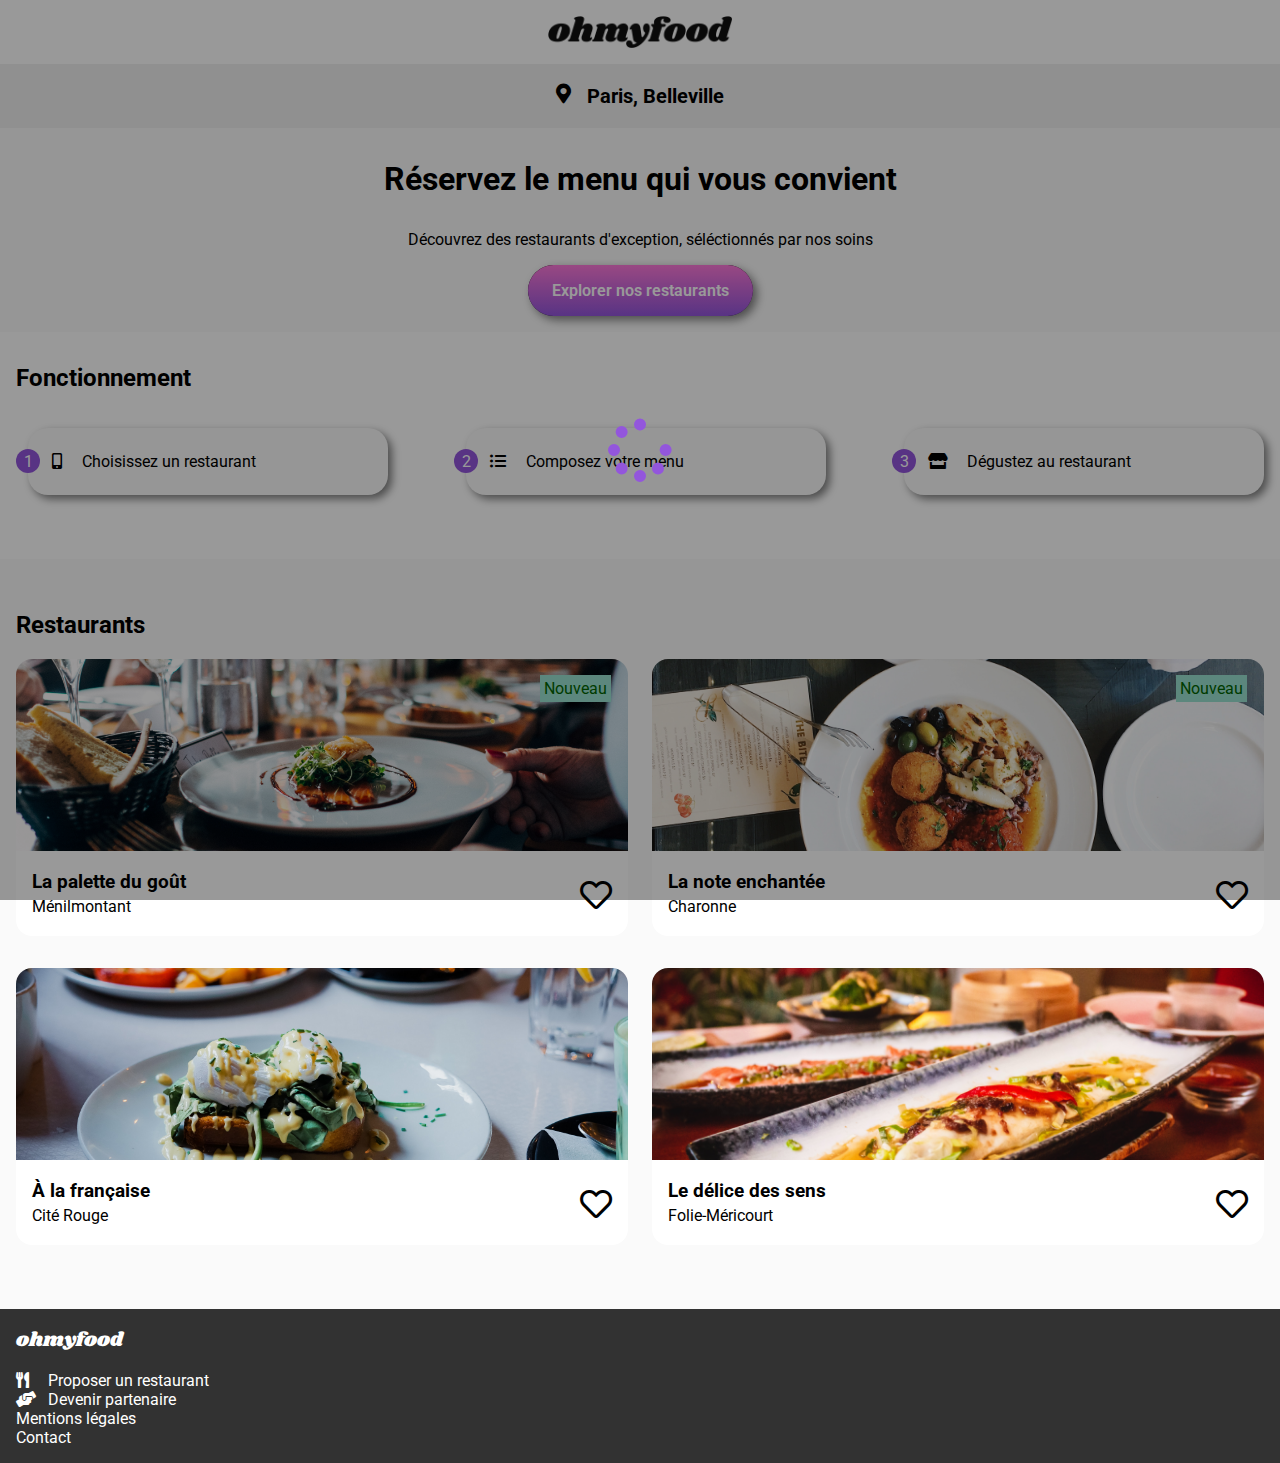
<file: index.html>
<!DOCTYPE html>
<html lang=fr>

<head>
    <meta charset="UTF-8">
    <meta name="viewport" content="width=device-width,initial-scale=1.0">
    <title>ohmyfood</title>
    <link rel="preconnect" href="https://fonts.googleapis.com">
    <link rel="preconnect" href="https://fonts.gstatic.com" crossorigin>
    <link href="https://fonts.googleapis.com/css2?family=Roboto&family=Shrikhand&display=swap" rel="stylesheet">
    <link rel="stylesheet" href="https://cdnjs.cloudflare.com/ajax/libs/font-awesome/5.15.4/css/all.min.css" integrity="sha512-1ycn6IcaQQ40/MKBW2W4Rhis/DbILU74C1vSrLJxCq57o941Ym01SwNsOMqvEBFlcgUa6xLiPY/NS5R+E6ztJQ==" crossorigin="anonymous" referrerpolicy="no-referrer" />
    <link rel="stylesheet" type="text/css" href="./css/style.css" media="all">
</head>

<body>

    <header class="header">
        <img src="img/logo/ohmyfood.png" alt="ohmyfood">
    </header>

    <div class="loader">
        <i class="fas fa-spinner spinner"></i>
    </div>

    <main>

        <div class="location">
            <i class="fas fa-map-marker-alt"></i>
            <span class="location-text">Paris, Belleville</span>
        </div>

        <div class="explore">
            <h1>Réservez le menu qui vous convient</h1>
            <p>Découvrez des restaurants d'exception, séléctionnés par nos soins</p>
            <a class="explore-button">Explorer nos restaurants</a>
        </div>

        <section class="functioning">
            <div class="functioning-block">
                <h2>Fonctionnement</h2>
                <ol class="functioning-steps">
                    <li class="functioning-step">
                        <i class="fas fa-mobile-alt"></i>
                        <span>Choisissez un restaurant</span>
                        <div class="number-element">
                            1
                        </div>
                    </li>
                    <li class="functioning-step">
                        <i class="fas fa-list-ul"></i>
                        <span>Composez votre menu</span>
                        <div class="number-element">
                            2
                        </div>
                    </li>
                    <li class="functioning-step">
                        <i class="fas fa-store"></i>
                        <span>Dégustez au restaurant</span>
                        <div class="number-element">
                            3
                        </div>
                    </li>
                </ol>
            </div>
        </section>

        <section class="restaurant">
            <div class="restaurant-block">
                <h2>Restaurants</h2>
                <div class="cards">
                    <a class="card" href="./restaurants/La_palette_du_goût.html">
                        <img src="img/restaurants/jay-wennington-N_Y88TWmGwA-unsplash.jpg" alt="La palette du goût">
                        <span class="card-new">Nouveau</span>
                        <footer class="card-footer">
                            <div class="card-text">
                                <h3>La palette du goût</h3>
                                <p>Ménilmontant</p>
                            </div>
                            <div class="likeRestaurant">
                                <i class="fas fa-heart like-icon"></i>
                                <i class="far fa-heart unlike-icon"></i>
                            </div>
                        </footer>
                    </a>
                    <a class="card" href="./restaurants/La_note_enchantée.html">
                        <img src="img/restaurants/stil-u2Lp8tXIcjw-unsplash.jpg" alt="La note enchantée">
                        <span class="card-new">Nouveau</span>
                        <footer class="card-footer">
                            <div class="card-text">
                                <h3>La note enchantée</h3>
                                <p>Charonne</p>
                            </div>
                            <div class="likeRestaurant">
                                <i class="fas fa-heart like-icon"></i>
                                <i class="far fa-heart unlike-icon"></i>
                            </div>
                        </footer>
                    </a>
                    <a class="card" href="./restaurants/A_la_francaise.html">
                        <img src="img/restaurants/toa-heftiba-DQKerTsQwi0-unsplash.jpg" alt="À la française">
                        <footer class="card-footer">
                            <div class="card-text">
                                <h3>À la française</h3>
                                <p>Cité Rouge</p>
                            </div>
                            <div class="likeRestaurant">
                                <i class="fas fa-heart like-icon"></i>
                                <i class="far fa-heart unlike-icon"></i>
                            </div>
                        </footer>
                    </a>
                    <a class="card" href="./restaurants/Le_délice_des_sens.html">
                        <img src="img/restaurants/louis-hansel-shotsoflouis-qNBGVyOCY8Q-unsplash.jpg" alt="Le délice des sens">
                        <footer class="card-footer">
                            <div class="card-text">
                                <h3>Le délice des sens</h3>
                                <p>Folie-Méricourt</p>
                            </div>
                            <div class="likeRestaurant">
                                <i class="fas fa-heart like-icon"></i>
                                <i class="far fa-heart unlike-icon"></i>
                            </div>
                        </footer>
                    </a>
                </div>
            </div>
        </section>
    </main>

    <footer class="footer">
        <div class="footer-block">
            <p class="footer-logo">ohmyfood</p>
            <ul class="footer-list">
                <li>
                    <a class="footer-link" href="#">
                        <i class="fas fa-utensils"></i>
                        <span>Proposer un restaurant</span>
                    </a>
                </li>
                <li>
                    <a class="footer-link" href="#">
                        <i class="fas fa-hands-helping"></i>
                        <span>Devenir partenaire</span>
                    </a>
                </li>
                <li>
                    <a class="footer-link" href="#">Mentions légales</a>
                </li>
                <li>
                    <a class="footer-link" href="mailto:contact@ohmyfood.com">Contact</a>
                </li>
            </ul>
        </div>
    </footer>
</body>
</html>
</file>
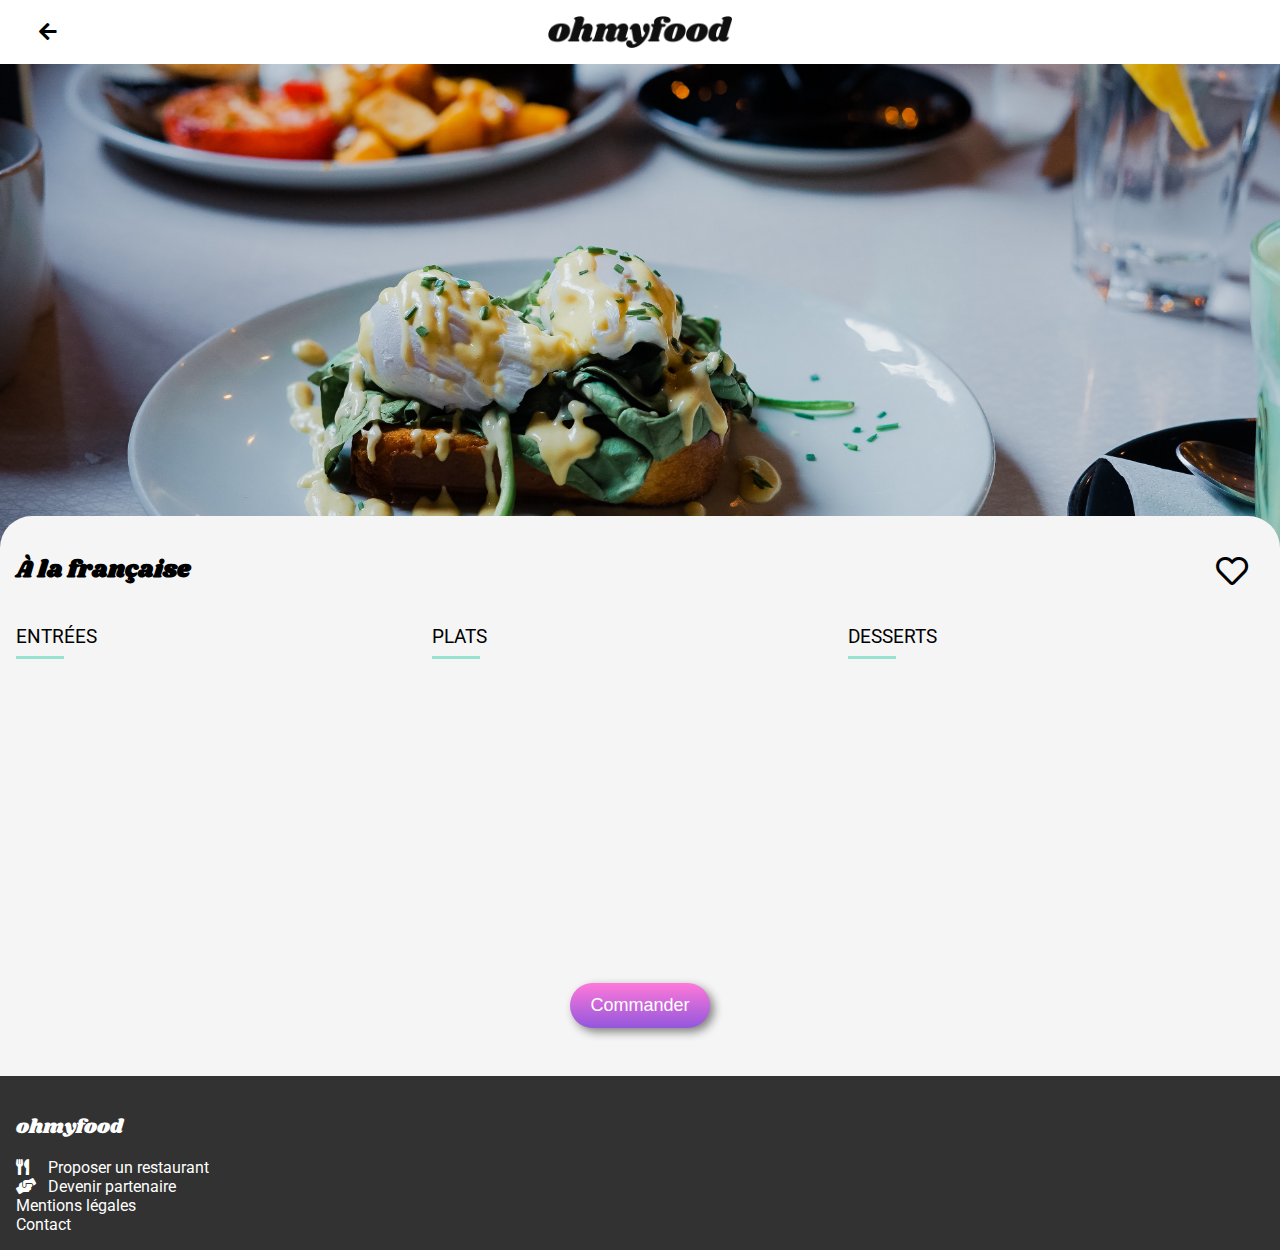
<file: restaurants/A la francaise.html>
<!DOCTYPE html>
<html lang="fr">

<head>
    <meta charset="UTF-8">
    <meta name="viewport" content="width=device-width,initial-scale=1.0">
    <title>À la française</title>
    <link rel="preconnect" href="https://fonts.googleapis.com">
    <link rel="preconnect" href="https://fonts.gstatic.com" crossorigin>
    <link href="https://fonts.googleapis.com/css2?family=Roboto&family=Shrikhand&display=swap" rel="stylesheet">
    <link rel="stylesheet" href="https://cdnjs.cloudflare.com/ajax/libs/font-awesome/5.15.4/css/all.min.css" integrity="sha512-1ycn6IcaQQ40/MKBW2W4Rhis/DbILU74C1vSrLJxCq57o941Ym01SwNsOMqvEBFlcgUa6xLiPY/NS5R+E6ztJQ==" crossorigin="anonymous" referrerpolicy="no-referrer" />
    <link rel="stylesheet" type="text/css" href="./css/stylerestaurants.css" media="all">
</head>

<body>

    <header class="header">
         <a class="arrow" href="../index.html">
            <i class="fas fa-arrow-left"></i>
        </a>
        <img src="img/logo/ohmyfood.png" alt="ohmyfood">
    </header>

    <div class="picture">
        <img src="img/restaurants/toa-heftiba-DQKerTsQwi0-unsplash.jpg">
    </div>

    <main class="menu-block">

        <header class="menu-header">
            <h2 class="menu-title">À la française</h2>
            <div class="likeRestaurant">
                <i class="fas fa-heart like-icon"></i>
                <i class="far fa-heart unlike-icon"></i>
            </div>
        </header>

        <div class="card">

            <section class="dishes">
                <h3 class="dishes-title">Entrées</h3>

                <section class="dish-container delay-0">
                    <div class="dish-choice">
                        <div class="dish-header">
                            <h4 class="dish-title">Tartare de poulpe acidulé</h4>
                            <p class="dish-detail">Aux zestes d'orange</p>
                        </div>
                        <div class="dish-price">25€</div>
                    </div>
                    <div class="confirm-container">
                        <i class="fa-check fas confirm-icon"></i>
                    </div>
                </section>

                <section class="dish-container delay-1">
                    <div class="dish-choice">
                        <div class="dish-header">
                            <h4 class="dish-title">Velouté de légumes d'antan</h4>
                            <p class="dish-detail">Carotte, panais, topinambour</p>
                        </div>
                        <div class="dish-price">35€</div>
                    </div>
                    <div class="confirm-container">
                        <i class="fa-check fas confirm-icon"></i>
                    </div>
                </section>

                <section class="dish-container delay-2">
                    <div class="dish-choice">
                        <div class="dish-header">
                            <h4 class="dish-title">Soupe à l'oignon</h4>
                            <p class="dish-detail">Revisitée</p>
                        </div>
                        <div class="dish-price">20€</div>
                    </div>
                    <div class="confirm-container">
                        <i class="fa-check fas confirm-icon"></i>
                    </div>
                </section>
            </section>

            <section class="dishes">
                <h3 class="dishes-title">Plats</h3>

                <section class="dish-container delay-3">
                    <div class="dish-choice">
                        <div class="dish-header">
                            <h4 class="dish-title">Coquilles Saint-Jacques</h4>
                            <p class="dish-detail">Accompagnées d'une purée de panais</p>
                        </div>
                        <div class="dish-price">40€</div>
                    </div>
                    <div class="confirm-container">
                        <i class="fa-check fas confirm-icon"></i>
                    </div>
                </section>

                <section class="dish-container delay-4">
                    <div class="dish-choice">
                        <div class="dish-header">
                            <h4 class="dish-title">Magret de canard</h4>
                            <p class="dish-detail">Et parmentier de pommes de terre</p>
                        </div>
                        <div class="dish-price">35€</div>
                    </div>
                    <div class="confirm-container">
                        <i class="fa-check fas confirm-icon"></i>
                    </div>
                </section>

                <section class="dish-container delay-5">
                    <div class="dish-choice">
                        <div class="dish-header">
                            <h4 class="dish-title">Pigeonneau d'Ille-et-Vilaine</h4>
                            <p class="dish-detail">Sur son lit de gnocchis aux légumes</p>
                        </div>
                        <div class="dish-price">44€</div>
                    </div>
                    <div class="confirm-container">
                        <i class="fa-check fas confirm-icon"></i>
                    </div>
                </section>
            </section>

            <section class="dishes">
                <h3 class="dishes-title">Desserts</h3>

                <section class="dish-container delay-6">
                    <div class="dish-choice">
                        <div class="dish-header">
                            <h4 class="dish-title">Pétales de violettes glacés</h4>
                            <p class="dish-detail">Et purée de noisettes</p>
                        </div>
                        <div class="dish-price">18€</div>
                    </div>
                    <div class="confirm-container">
                        <i class="fa-check fas confirm-icon"></i>
                    </div>
                </section>

                <section class="dish-container delay-7">
                    <div class="dish-choice">
                        <div class="dish-header">
                            <h4 class="dish-title">Fondant au chocolat</h4>
                            <p class="dish-detail">Revisité</p>
                        </div>
                        <div class="dish-price">22€</div>
                    </div>
                    <div class="confirm-container">
                        <i class="fa-check fas confirm-icon"></i>
                    </div>
                </section>

                <section class="dish-container delay-8">
                    <div class="dish-choice">
                        <div class="dish-header">
                            <h4 class="dish-title">Millefeuille croustillant</h4>
                            <p class="dish-detail">Myrtilles et pâte d'amande</p>
                        </div>
                        <div class="dish-price">23€</div>
                    </div>
                    <div class="confirm-container">
                        <i class="fa-check fas confirm-icon"></i>
                    </div>
                </section>
            </section>
        </div>

        <div class="order">
            <button class="order-button">Commander</button>
        </div>
    </main>

    <footer class="footer">
        <div class="footer-block">
            <p class="footer-logo">ohmyfood</p>
            <ul class="footer-list">
                <li>
                    <a class="footer-link" href="#">
                        <i class="fas fa-utensils"></i>
                        <span>Proposer un restaurant</span>
                    </a>
                </li>
                <li>
                    <a class="footer-link" href="#">
                        <i class="fas fa-hands-helping"></i>
                        <span>Devenir partenaire</span>
                    </a>
                </li>
                <li>
                    <a class="footer-link" href="#">Mentions légales</a>
                </li>
                <li>
                    <a class="footer-link" href="mailto:contact@ohmyfood.com">Contact</a>
                </li>
            </ul>
        </div>
    </footer>
</body>
</file>
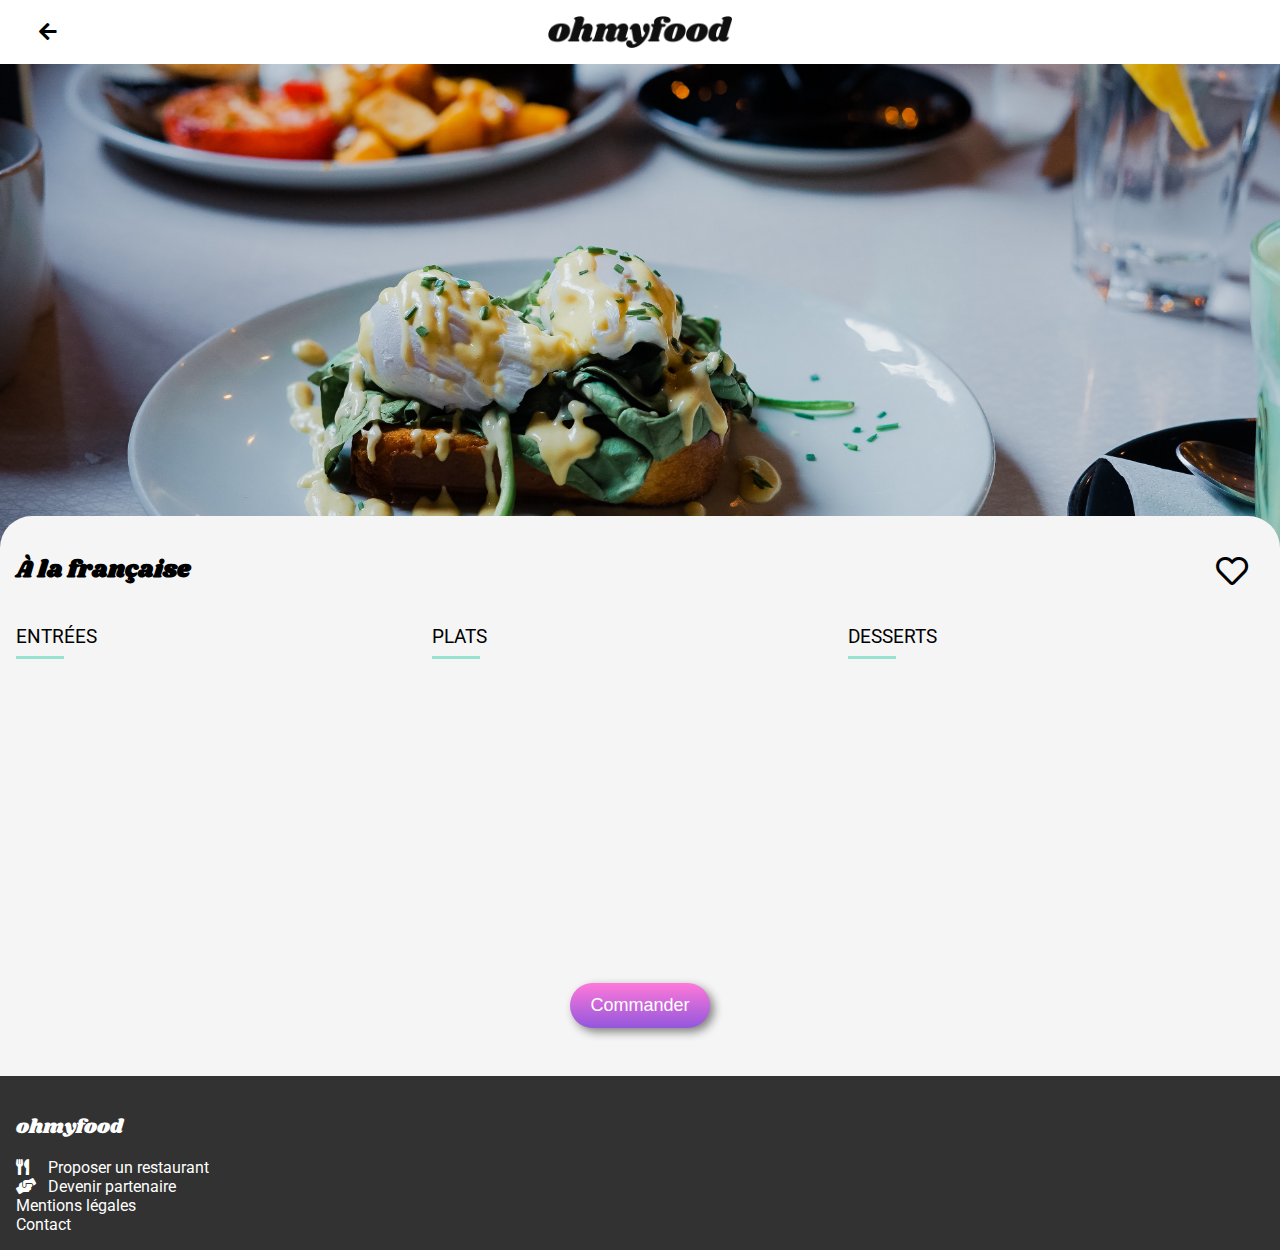
<file: restaurants/A_la_francaise.html>
<!DOCTYPE html>
<html lang="fr">

<head>
    <meta charset="UTF-8">
    <meta name="viewport" content="width=device-width,initial-scale=1.0">
    <title>À la française</title>
    <link rel="preconnect" href="https://fonts.googleapis.com">
    <link rel="preconnect" href="https://fonts.gstatic.com" crossorigin>
    <link href="https://fonts.googleapis.com/css2?family=Roboto&family=Shrikhand&display=swap" rel="stylesheet">
    <link rel="stylesheet" href="https://cdnjs.cloudflare.com/ajax/libs/font-awesome/5.15.4/css/all.min.css" integrity="sha512-1ycn6IcaQQ40/MKBW2W4Rhis/DbILU74C1vSrLJxCq57o941Ym01SwNsOMqvEBFlcgUa6xLiPY/NS5R+E6ztJQ==" crossorigin="anonymous" referrerpolicy="no-referrer" />
    <link rel="stylesheet" type="text/css" href="./css/stylerestaurants.css" media="all">
</head>

<body>

    <header class="header">
         <a class="arrow" href="../index.html">
            <i class="fas fa-arrow-left"></i>
        </a>
        <img src="img/logo/ohmyfood.png" alt="ohmyfood">
    </header>

    <div class="picture">
        <img src="img/restaurants/toa-heftiba-DQKerTsQwi0-unsplash.jpg" alt="À la française">
    </div>

    <main class="menu-block">

        <header class="menu-header">
            <h2 class="menu-title">À la française</h2>
            <div class="likeRestaurant">
                <i class="fas fa-heart like-icon"></i>
                <i class="far fa-heart unlike-icon"></i>
            </div>
        </header>

        <div class="card">

            <section class="dishes">
                <h3 class="dishes-title">Entrées</h3>

                <section class="dish-container delay-0">
                    <div class="dish-choice">
                        <div class="dish-header">
                            <h4 class="dish-title">Tartare de poulpe acidulé</h4>
                            <p class="dish-detail">Aux zestes d'orange</p>
                        </div>
                        <div class="dish-price">25€</div>
                    </div>
                    <div class="confirm-container">
                        <i class="fa-check fas confirm-icon"></i>
                    </div>
                </section>

                <section class="dish-container delay-1">
                    <div class="dish-choice">
                        <div class="dish-header">
                            <h4 class="dish-title">Velouté de légumes d'antan</h4>
                            <p class="dish-detail">Carotte, panais, topinambour</p>
                        </div>
                        <div class="dish-price">35€</div>
                    </div>
                    <div class="confirm-container">
                        <i class="fa-check fas confirm-icon"></i>
                    </div>
                </section>

                <section class="dish-container delay-2">
                    <div class="dish-choice">
                        <div class="dish-header">
                            <h4 class="dish-title">Soupe à l'oignon</h4>
                            <p class="dish-detail">Revisitée</p>
                        </div>
                        <div class="dish-price">20€</div>
                    </div>
                    <div class="confirm-container">
                        <i class="fa-check fas confirm-icon"></i>
                    </div>
                </section>
            </section>

            <section class="dishes">
                <h3 class="dishes-title">Plats</h3>

                <section class="dish-container delay-3">
                    <div class="dish-choice">
                        <div class="dish-header">
                            <h4 class="dish-title">Coquilles Saint-Jacques</h4>
                            <p class="dish-detail">Accompagnées d'une purée de panais</p>
                        </div>
                        <div class="dish-price">40€</div>
                    </div>
                    <div class="confirm-container">
                        <i class="fa-check fas confirm-icon"></i>
                    </div>
                </section>

                <section class="dish-container delay-4">
                    <div class="dish-choice">
                        <div class="dish-header">
                            <h4 class="dish-title">Magret de canard</h4>
                            <p class="dish-detail">Et parmentier de pommes de terre</p>
                        </div>
                        <div class="dish-price">35€</div>
                    </div>
                    <div class="confirm-container">
                        <i class="fa-check fas confirm-icon"></i>
                    </div>
                </section>

                <section class="dish-container delay-5">
                    <div class="dish-choice">
                        <div class="dish-header">
                            <h4 class="dish-title">Pigeonneau d'Ille-et-Vilaine</h4>
                            <p class="dish-detail">Sur son lit de gnocchis aux légumes</p>
                        </div>
                        <div class="dish-price">44€</div>
                    </div>
                    <div class="confirm-container">
                        <i class="fa-check fas confirm-icon"></i>
                    </div>
                </section>
            </section>

            <section class="dishes">
                <h3 class="dishes-title">Desserts</h3>

                <section class="dish-container delay-6">
                    <div class="dish-choice">
                        <div class="dish-header">
                            <h4 class="dish-title">Pétales de violettes glacés</h4>
                            <p class="dish-detail">Et purée de noisettes</p>
                        </div>
                        <div class="dish-price">18€</div>
                    </div>
                    <div class="confirm-container">
                        <i class="fa-check fas confirm-icon"></i>
                    </div>
                </section>

                <section class="dish-container delay-7">
                    <div class="dish-choice">
                        <div class="dish-header">
                            <h4 class="dish-title">Fondant au chocolat</h4>
                            <p class="dish-detail">Revisité</p>
                        </div>
                        <div class="dish-price">22€</div>
                    </div>
                    <div class="confirm-container">
                        <i class="fa-check fas confirm-icon"></i>
                    </div>
                </section>

                <section class="dish-container delay-8">
                    <div class="dish-choice">
                        <div class="dish-header">
                            <h4 class="dish-title">Millefeuille croustillant</h4>
                            <p class="dish-detail">Myrtilles et pâte d'amande</p>
                        </div>
                        <div class="dish-price">23€</div>
                    </div>
                    <div class="confirm-container">
                        <i class="fa-check fas confirm-icon"></i>
                    </div>
                </section>
            </section>
        </div>

        <div class="order">
            <button class="order-button">Commander</button>
        </div>
    </main>

    <footer class="footer">
        <div class="footer-block">
            <p class="footer-logo">ohmyfood</p>
            <ul class="footer-list">
                <li>
                    <a class="footer-link" href="#">
                        <i class="fas fa-utensils"></i>
                        <span>Proposer un restaurant</span>
                    </a>
                </li>
                <li>
                    <a class="footer-link" href="#">
                        <i class="fas fa-hands-helping"></i>
                        <span>Devenir partenaire</span>
                    </a>
                </li>
                <li>
                    <a class="footer-link" href="#">Mentions légales</a>
                </li>
                <li>
                    <a class="footer-link" href="mailto:contact@ohmyfood.com">Contact</a>
                </li>
            </ul>
        </div>
    </footer>
</body>
</file>
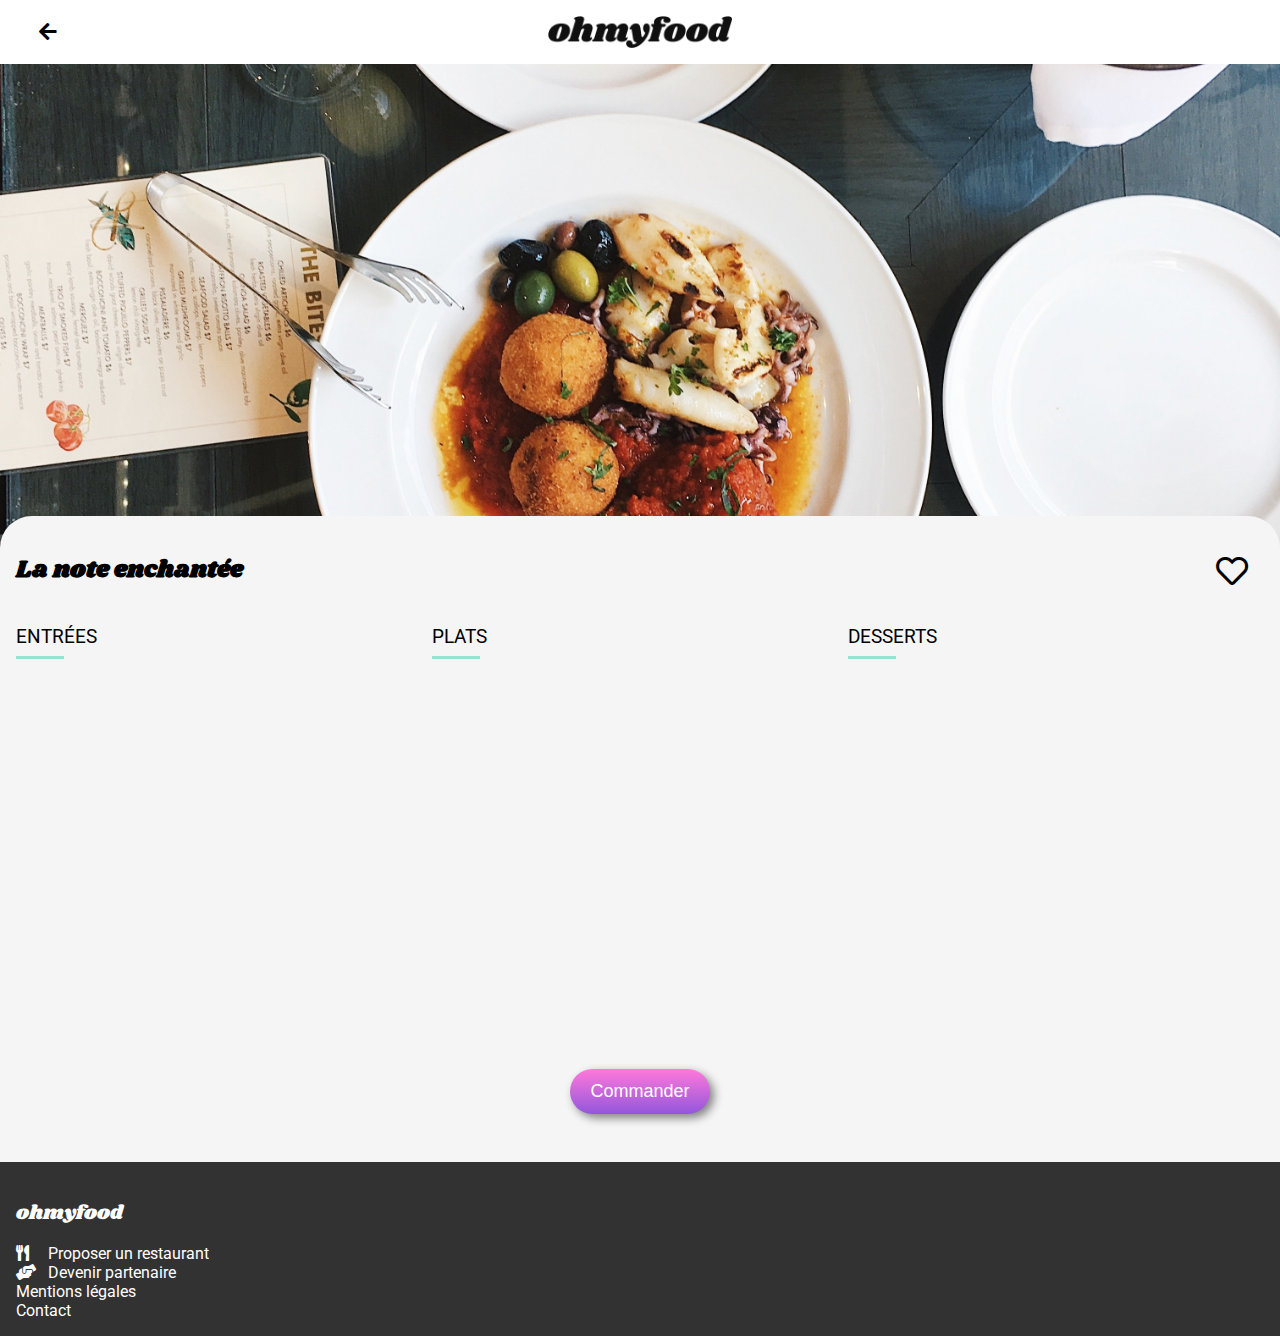
<file: restaurants/La note enchantée.html>
<!DOCTYPE html>
<html lang="fr">

<head>
    <meta charset="UTF-8">
    <meta name="viewport" content="width=device-width,initial-scale=1.0">
    <title>La note enchantée</title>
    <link rel="preconnect" href="https://fonts.googleapis.com">
    <link rel="preconnect" href="https://fonts.gstatic.com" crossorigin>
    <link href="https://fonts.googleapis.com/css2?family=Roboto&family=Shrikhand&display=swap" rel="stylesheet">
    <link rel="stylesheet" href="https://cdnjs.cloudflare.com/ajax/libs/font-awesome/5.15.4/css/all.min.css" integrity="sha512-1ycn6IcaQQ40/MKBW2W4Rhis/DbILU74C1vSrLJxCq57o941Ym01SwNsOMqvEBFlcgUa6xLiPY/NS5R+E6ztJQ==" crossorigin="anonymous" referrerpolicy="no-referrer" />
    <link rel="stylesheet" type="text/css" href="./css/stylerestaurants.css" media="all">
</head>

<body>

    <header class="header">
         <a class="arrow" href="../index.html">
            <i class="fas fa-arrow-left"></i>
        </a>
        <img src="img/logo/ohmyfood.png" alt="ohmyfood">
    </header>

    <div class="picture">
        <img src="img/restaurants/stil-u2Lp8tXIcjw-unsplash.jpg">
    </div>

    <main class="menu-block">

        <header class="menu-header">
            <h2 class="menu-title">La note enchantée</h2>
            <div class="likeRestaurant">
                <i class="fas fa-heart like-icon"></i>
                <i class="far fa-heart unlike-icon"></i>
            </div>
        </header>

        <div class="card">

            <section class="dishes">
                <h3 class="dishes-title">Entrées</h3>

                <section class="dish-container delay-0">
                    <div class="dish-choice">
                        <div class="dish-header">
                            <h4 class="dish-title">Ravioles de foie gars</h4>
                            <p class="dish-detail">Accompagnés de leur crème à la truffe</p>
                        </div>
                        <div class="dish-price">25€</div>
                    </div>
                    <div class="confirm-container">
                        <i class="fa-check fas confirm-icon"></i>
                    </div>
                </section>

                <section class="dish-container delay-1">
                    <div class="dish-choice">
                        <div class="dish-header">
                            <h4 class="dish-title">Caviar osciètre</h4>
                            <p class="dish-detail">Sur blini à la farine de blé noir</p>
                        </div>
                        <div class="dish-price">35€</div>
                    </div>
                    <div class="confirm-container">
                        <i class="fa-check fas confirm-icon"></i>
                    </div>
                </section>

                <section class="dish-container delay-2">
                    <div class="dish-choice">
                        <div class="dish-header">
                            <h4 class="dish-title">Homard et espuma de potiron</h4>
                            <p class="dish-detail">Mariné aux zestes d'orange</p>
                        </div>
                        <div class="dish-price">20€</div>
                    </div>
                    <div class="confirm-container">
                        <i class="fa-check fas confirm-icon"></i>
                    </div>
                </section>

                <section class="dish-container delay-2">
                    <div class="dish-choice">
                        <div class="dish-header">
                            <h4 class="dish-title">Foie gars de canard cuit entier</h4>
                            <p class="dish-detail">Confiture de figue et pain toasté</p>
                        </div>
                        <div class="dish-price">35€</div>
                    </div>
                    <div class="confirm-container">
                        <i class="fa-check fas confirm-icon"></i>
                    </div>
                </section>
            </section>

            <section class="dishes">
                <h3 class="dishes-title">Plats</h3>

                <section class="dish-container delay-3">
                    <div class="dish-choice">
                        <div class="dish-header">
                            <h4 class="dish-title">Noix de coquilles Saint-Jacques</h4>
                            <p class="dish-detail">Sur lit de purée de céleri-rave</p>
                        </div>
                        <div class="dish-price">40€</div>
                    </div>
                    <div class="confirm-container">
                        <i class="fa-check fas confirm-icon"></i>
                    </div>
                </section>

                <section class="dish-container delay-4">
                    <div class="dish-choice">
                        <div class="dish-header">
                            <h4 class="dish-title">Langoustine poêlée</h4>
                            <p class="dish-detail">Purée de patate douce</p>
                        </div>
                        <div class="dish-price">35€</div>
                    </div>
                    <div class="confirm-container">
                        <i class="fa-check fas confirm-icon"></i>
                    </div>
                </section>

                <section class="dish-container delay-5">
                    <div class="dish-choice">
                        <div class="dish-header">
                            <h4 class="dish-title">Mijoté de queue de boeuf</h4>
                            <p class="dish-detail">Et riz sauvage aux zestes de citron</p>
                        </div>
                        <div class="dish-price">44€</div>
                    </div>
                    <div class="confirm-container">
                        <i class="fa-check fas confirm-icon"></i>
                    </div>
                </section>
            </section>

            <section class="dishes">
                <h3 class="dishes-title">Desserts</h3>

                <section class="dish-container delay-6">
                    <div class="dish-choice">
                        <div class="dish-header">
                            <h4 class="dish-title">Macaron noisette et chocolat</h4>
                            <p class="dish-detail">Glace au caramel brun et sel de Guérande</p>
                        </div>
                        <div class="dish-price">18€</div>
                    </div>
                    <div class="confirm-container">
                        <i class="fa-check fas confirm-icon"></i>
                    </div>
                </section>

                <section class="dish-container delay-7">
                    <div class="dish-choice">
                        <div class="dish-header">
                            <h4 class="dish-title">Baba au rhum revisté</h4>
                            <p class="dish-detail">Avec son coulis de citron</p>
                        </div>
                        <div class="dish-price">22€</div>
                    </div>
                    <div class="confirm-container">
                        <i class="fa-check fas confirm-icon"></i>
                    </div>
                </section>

                <section class="dish-container delay-8">
                    <div class="dish-choice">
                        <div class="dish-header">
                            <h4 class="dish-title">Tarte au citron meringuée</h4>
                            <p class="dish-detail">Destructurée</p>
                        </div>
                        <div class="dish-price">23€</div>
                    </div>
                    <div class="confirm-container">
                        <i class="fa-check fas confirm-icon"></i>
                    </div>
                </section>
            </section>
        </div>

        <div class="order">
            <button class="order-button">Commander</button>
        </div>
    </main>

    <footer class="footer">
        <div class="footer-block">
            <p class="footer-logo">ohmyfood</p>
            <ul class="footer-list">
                <li>
                    <a class="footer-link" href="#">
                        <i class="fas fa-utensils"></i>
                        <span>Proposer un restaurant</span>
                    </a>
                </li>
                <li>
                    <a class="footer-link" href="#">
                        <i class="fas fa-hands-helping"></i>
                        <span>Devenir partenaire</span>
                    </a>
                </li>
                <li>
                    <a class="footer-link" href="#">Mentions légales</a>
                </li>
                <li>
                    <a class="footer-link" href="mailto:contact@ohmyfood.com">Contact</a>
                </li>
            </ul>
        </div>
    </footer>
</body>
</file>
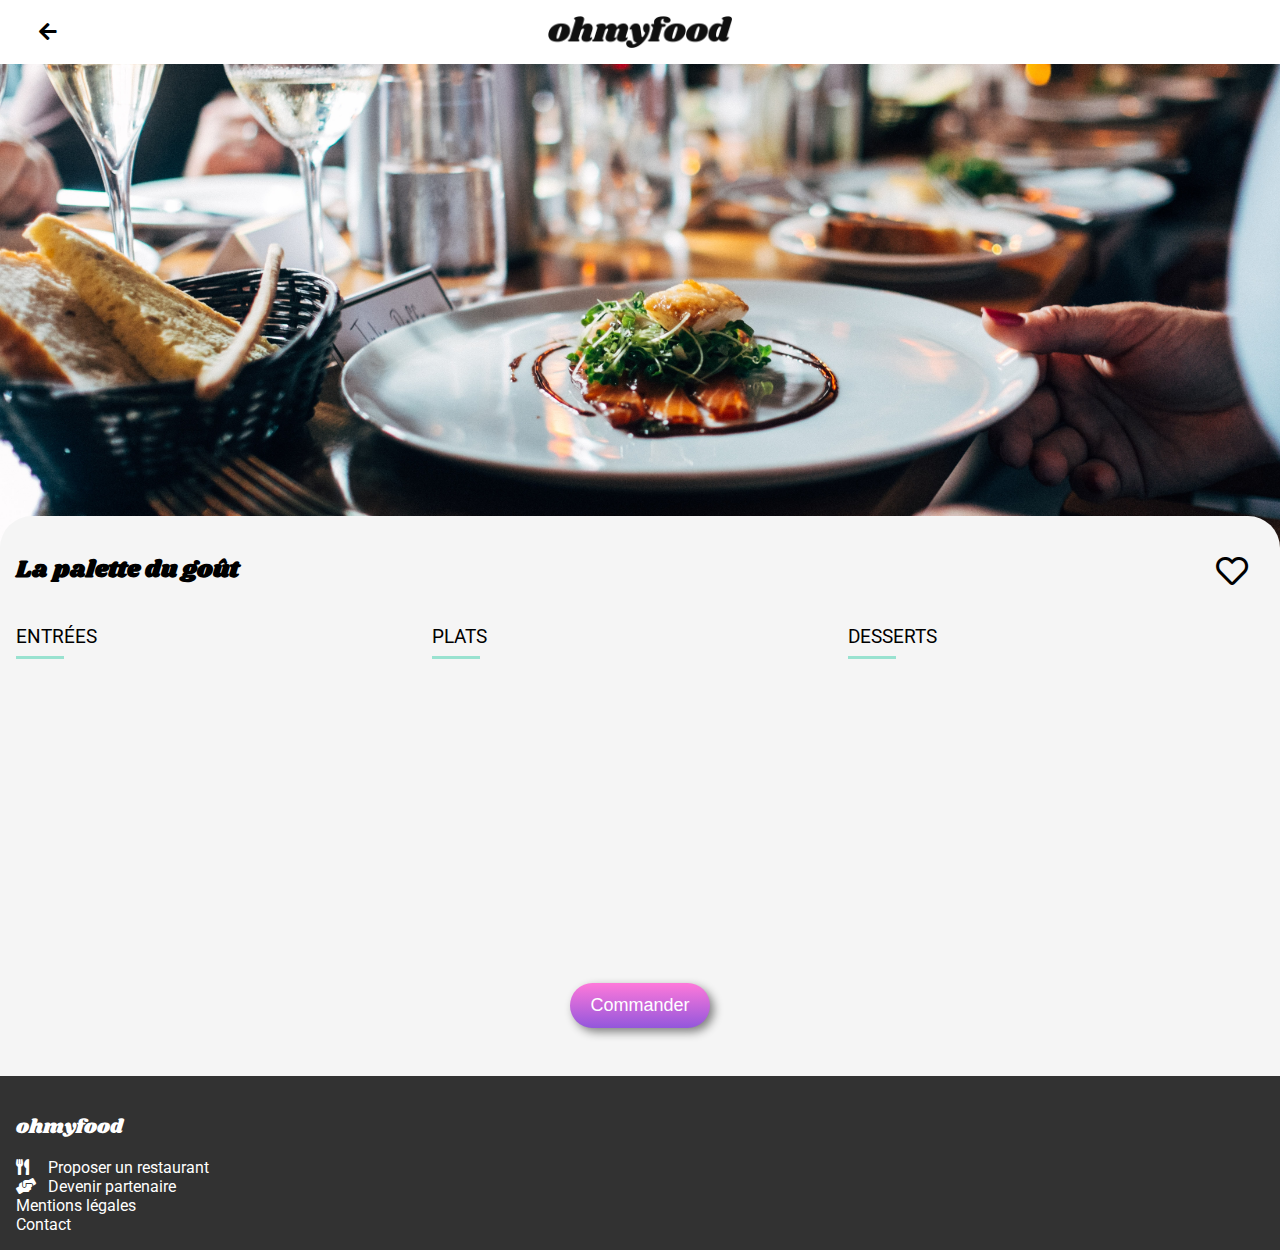
<file: restaurants/La palette du goût.html>
<!DOCTYPE html>
<html lang="fr">

<head>
    <meta charset="UTF-8">
    <meta name="viewport" content="width=device-width,initial-scale=1.0">
    <title>La palette du goût</title>
    <link rel="preconnect" href="https://fonts.googleapis.com">
    <link rel="preconnect" href="https://fonts.gstatic.com" crossorigin>
    <link href="https://fonts.googleapis.com/css2?family=Roboto&family=Shrikhand&display=swap" rel="stylesheet">
    <link rel="stylesheet" href="https://cdnjs.cloudflare.com/ajax/libs/font-awesome/5.15.4/css/all.min.css" integrity="sha512-1ycn6IcaQQ40/MKBW2W4Rhis/DbILU74C1vSrLJxCq57o941Ym01SwNsOMqvEBFlcgUa6xLiPY/NS5R+E6ztJQ==" crossorigin="anonymous" referrerpolicy="no-referrer" />
    <link rel="stylesheet" type="text/css" href="./css/stylerestaurants.css" media="all">
</head>

<body>

    <header class="header">
         <a class="arrow" href="../index.html">
            <i class="fas fa-arrow-left"></i>
        </a>
        <img src="img/logo/ohmyfood.png" alt="ohmyfood">
    </header>

    <div class="picture">
        <img src="img/restaurants/jay-wennington-N_Y88TWmGwA-unsplash.jpg">
    </div>

    <main class="menu-block">

        <header class="menu-header">
            <h2 class="menu-title">La palette du goût</h2>
            <div class="likeRestaurant">
                <i class="fas fa-heart like-icon"></i>
                <i class="far fa-heart unlike-icon"></i>
            </div>
        </header>

        <div class="card">

            <section class="dishes">
                <h3 class="dishes-title">Entrées</h3>

                <section class="dish-container delay-0">
                    <div class="dish-choice">
                        <div class="dish-header">
                            <h4 class="dish-title">Fricassé d'escargot</h4>
                            <p class="dish-detail">Au piment d'espelette</p>
                        </div>
                        <div class="dish-price">25€</div>
                    </div>
                    <div class="confirm-container">
                        <i class="fa-check fas confirm-icon"></i>
                    </div>
                </section>

                <section class="dish-container delay-1">
                    <div class="dish-choice">
                        <div class="dish-header">
                            <h4 class="dish-title">Foie gars de canard mi-cuit</h4>
                            <p class="dish-detail">Et ses copeaux de truffe noire</p>
                        </div>
                        <div class="dish-price">35€</div>
                    </div>
                    <div class="confirm-container">
                        <i class="fa-check fas confirm-icon"></i>
                    </div>
                </section>

                <section class="dish-container delay-2">
                    <div class="dish-choice">
                        <div class="dish-header">
                            <h4 class="dish-title">Oeuf au plat</h4>
                            <p class="dish-detail">Assaisonné à la truffe sur lit de poireaux</p>
                        </div>
                        <div class="dish-price">20€</div>
                    </div>
                    <div class="confirm-container">
                        <i class="fa-check fas confirm-icon"></i>
                    </div>
                </section>
            </section>

            <section class="dishes">
                <h3 class="dishes-title">Plats</h3>

                <section class="dish-container delay-3">
                    <div class="dish-choice">
                        <div class="dish-header">
                            <h4 class="dish-title">Filet de boeuf aux herbes</h4>
                            <p class="dish-detail">Accompagné de sa ribambelle de légumes</p>
                        </div>
                        <div class="dish-price">40€</div>
                    </div>
                    <div class="confirm-container">
                        <i class="fa-check fas confirm-icon"></i>
                    </div>
                </section>

                <section class="dish-container delay-4">
                    <div class="dish-choice">
                        <div class="dish-header">
                            <h4 class="dish-title">Parmentier de queue de boeuf</h4>
                            <p class="dish-detail">À la truffe noire sur sa purée de panais</p>
                        </div>
                        <div class="dish-price">35€</div>
                    </div>
                    <div class="confirm-container">
                        <i class="fa-check fas confirm-icon"></i>
                    </div>
                </section>

                <section class="dish-container delay-5">
                    <div class="dish-choice">
                        <div class="dish-header">
                            <h4 class="dish-title">Filet Turbo</h4>
                            <p class="dish-detail">Aux agrumes</p>
                        </div>
                        <div class="dish-price">44€</div>
                    </div>
                    <div class="confirm-container">
                        <i class="fa-check fas confirm-icon"></i>
                    </div>
                </section>
            </section>

            <section class="dishes">
                <h3 class="dishes-title">Desserts</h3>

                <section class="dish-container delay-6">
                    <div class="dish-choice">
                        <div class="dish-header">
                            <h4 class="dish-title">Paris-Brest</h4>
                            <p class="dish-detail">Revisité</p>
                        </div>
                        <div class="dish-price">18€</div>
                    </div>
                    <div class="confirm-container">
                        <i class="fa-check fas confirm-icon"></i>
                    </div>
                </section>

                <section class="dish-container delay-7">
                    <div class="dish-choice">
                        <div class="dish-header">
                            <h4 class="dish-title">Macaron au chocolat d'exception</h4>
                            <p class="dish-detail">Et glace à la vanille de Madagascar</p>
                        </div>
                        <div class="dish-price">22€</div>
                    </div>
                    <div class="confirm-container">
                        <i class="fa-check fas confirm-icon"></i>
                    </div>
                </section>

                <section class="dish-container delay-8">
                    <div class="dish-choice">
                        <div class="dish-header">
                            <h4 class="dish-title">Mousse au chocolat</h4>
                            <p class="dish-detail">Au piment d'espelette et à la truffe noire</p>
                        </div>
                        <div class="dish-price">23€</div>
                    </div>
                    <div class="confirm-container">
                        <i class="fa-check fas confirm-icon"></i>
                    </div>
                </section>
            </section>
        </div>

        <div class="order">
            <button class="order-button">Commander</button>
        </div>
    </main>

    <footer class="footer">
        <div class="footer-block">
            <p class="footer-logo">ohmyfood</p>
            <ul class="footer-list">
                <li>
                    <a class="footer-link" href="#">
                        <i class="fas fa-utensils"></i>
                        <span>Proposer un restaurant</span>
                    </a>
                </li>
                <li>
                    <a class="footer-link" href="#">
                        <i class="fas fa-hands-helping"></i>
                        <span>Devenir partenaire</span>
                    </a>
                </li>
                <li>
                    <a class="footer-link" href="#">Mentions légales</a>
                </li>
                <li>
                    <a class="footer-link" href="mailto:contact@ohmyfood.com">Contact</a>
                </li>
            </ul>
        </div>
    </footer>
</body>
</file>
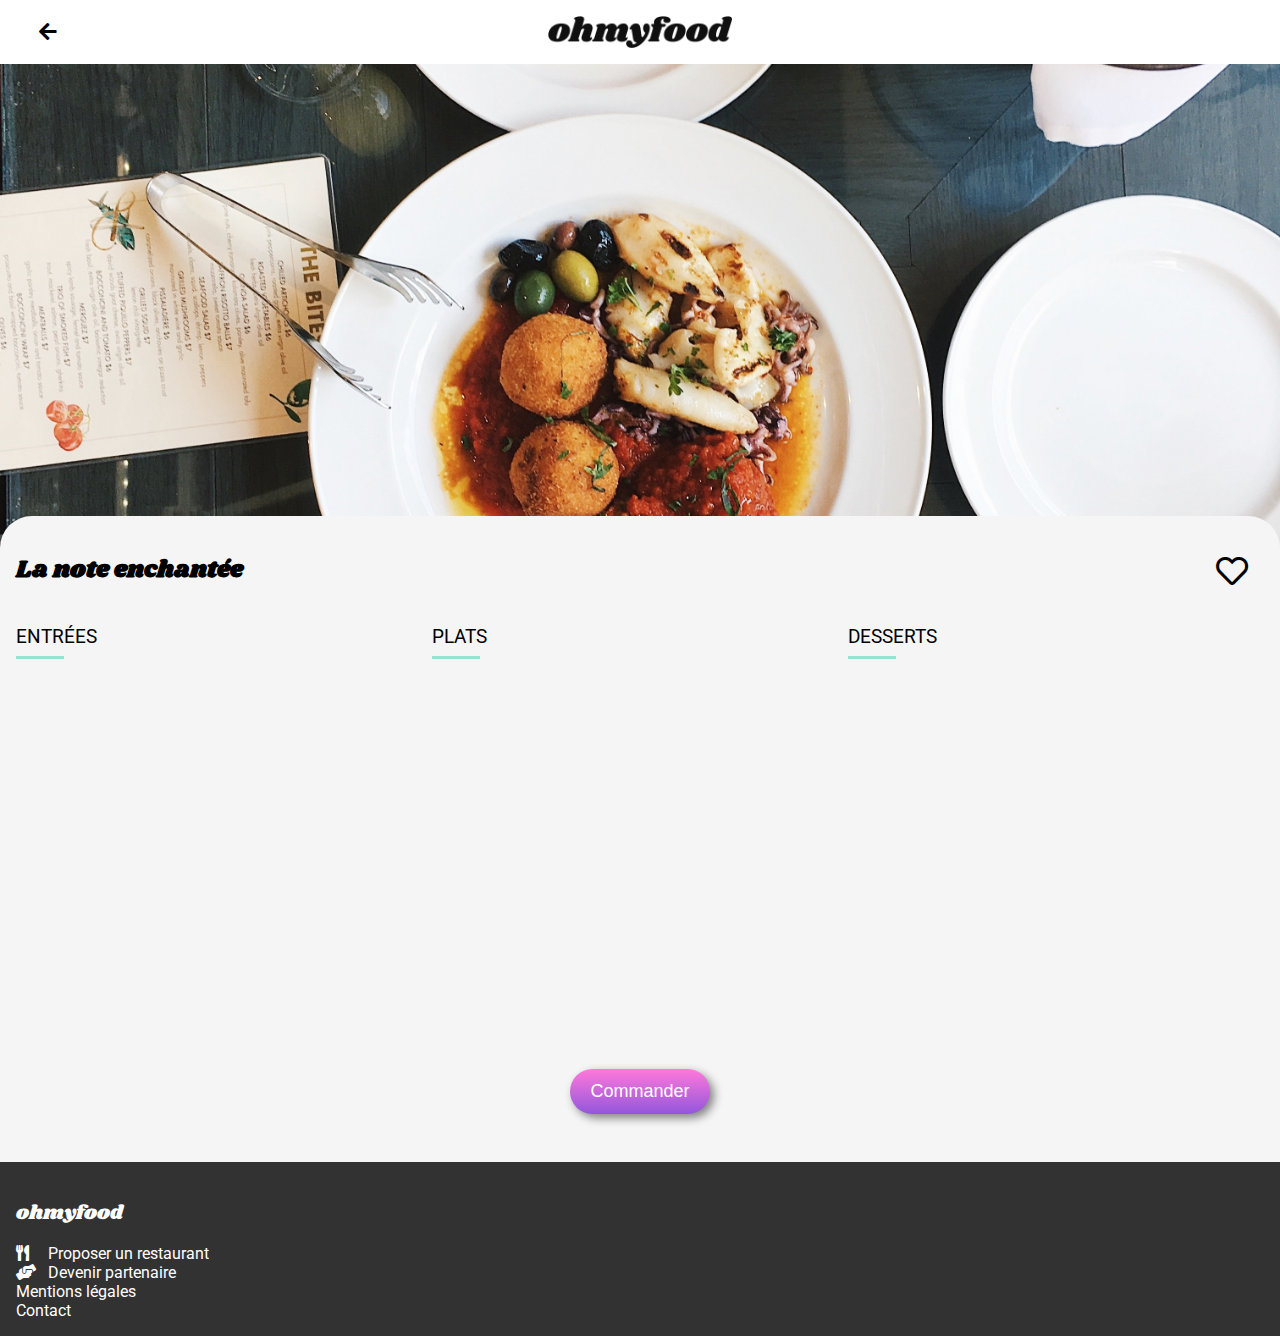
<file: restaurants/La_note_enchantée.html>
<!DOCTYPE html>
<html lang="fr">

<head>
    <meta charset="UTF-8">
    <meta name="viewport" content="width=device-width,initial-scale=1.0">
    <title>La note enchantée</title>
    <link rel="preconnect" href="https://fonts.googleapis.com">
    <link rel="preconnect" href="https://fonts.gstatic.com" crossorigin>
    <link href="https://fonts.googleapis.com/css2?family=Roboto&family=Shrikhand&display=swap" rel="stylesheet">
    <link rel="stylesheet" href="https://cdnjs.cloudflare.com/ajax/libs/font-awesome/5.15.4/css/all.min.css" integrity="sha512-1ycn6IcaQQ40/MKBW2W4Rhis/DbILU74C1vSrLJxCq57o941Ym01SwNsOMqvEBFlcgUa6xLiPY/NS5R+E6ztJQ==" crossorigin="anonymous" referrerpolicy="no-referrer" />
    <link rel="stylesheet" type="text/css" href="./css/stylerestaurants.css" media="all">
</head>

<body>

    <header class="header">
         <a class="arrow" href="../index.html">
            <i class="fas fa-arrow-left"></i>
        </a>
        <img src="img/logo/ohmyfood.png" alt="ohmyfood">
    </header>

    <div class="picture">
        <img src="img/restaurants/stil-u2Lp8tXIcjw-unsplash.jpg" alt="La note enchantée">
    </div>

    <main class="menu-block">

        <header class="menu-header">
            <h2 class="menu-title">La note enchantée</h2>
            <div class="likeRestaurant">
                <i class="fas fa-heart like-icon"></i>
                <i class="far fa-heart unlike-icon"></i>
            </div>
        </header>

        <div class="card">

            <section class="dishes">
                <h3 class="dishes-title">Entrées</h3>

                <section class="dish-container delay-0">
                    <div class="dish-choice">
                        <div class="dish-header">
                            <h4 class="dish-title">Ravioles de foie gars</h4>
                            <p class="dish-detail">Accompagnés de leur crème à la truffe</p>
                        </div>
                        <div class="dish-price">25€</div>
                    </div>
                    <div class="confirm-container">
                        <i class="fa-check fas confirm-icon"></i>
                    </div>
                </section>

                <section class="dish-container delay-1">
                    <div class="dish-choice">
                        <div class="dish-header">
                            <h4 class="dish-title">Caviar osciètre</h4>
                            <p class="dish-detail">Sur blini à la farine de blé noir</p>
                        </div>
                        <div class="dish-price">35€</div>
                    </div>
                    <div class="confirm-container">
                        <i class="fa-check fas confirm-icon"></i>
                    </div>
                </section>

                <section class="dish-container delay-2">
                    <div class="dish-choice">
                        <div class="dish-header">
                            <h4 class="dish-title">Homard et espuma de potiron</h4>
                            <p class="dish-detail">Mariné aux zestes d'orange</p>
                        </div>
                        <div class="dish-price">20€</div>
                    </div>
                    <div class="confirm-container">
                        <i class="fa-check fas confirm-icon"></i>
                    </div>
                </section>

                <section class="dish-container delay-2">
                    <div class="dish-choice">
                        <div class="dish-header">
                            <h4 class="dish-title">Foie gars de canard cuit entier</h4>
                            <p class="dish-detail">Confiture de figue et pain toasté</p>
                        </div>
                        <div class="dish-price">35€</div>
                    </div>
                    <div class="confirm-container">
                        <i class="fa-check fas confirm-icon"></i>
                    </div>
                </section>
            </section>

            <section class="dishes">
                <h3 class="dishes-title">Plats</h3>

                <section class="dish-container delay-3">
                    <div class="dish-choice">
                        <div class="dish-header">
                            <h4 class="dish-title">Noix de coquilles Saint-Jacques</h4>
                            <p class="dish-detail">Sur lit de purée de céleri-rave</p>
                        </div>
                        <div class="dish-price">40€</div>
                    </div>
                    <div class="confirm-container">
                        <i class="fa-check fas confirm-icon"></i>
                    </div>
                </section>

                <section class="dish-container delay-4">
                    <div class="dish-choice">
                        <div class="dish-header">
                            <h4 class="dish-title">Langoustine poêlée</h4>
                            <p class="dish-detail">Purée de patate douce</p>
                        </div>
                        <div class="dish-price">35€</div>
                    </div>
                    <div class="confirm-container">
                        <i class="fa-check fas confirm-icon"></i>
                    </div>
                </section>

                <section class="dish-container delay-5">
                    <div class="dish-choice">
                        <div class="dish-header">
                            <h4 class="dish-title">Mijoté de queue de boeuf</h4>
                            <p class="dish-detail">Et riz sauvage aux zestes de citron</p>
                        </div>
                        <div class="dish-price">44€</div>
                    </div>
                    <div class="confirm-container">
                        <i class="fa-check fas confirm-icon"></i>
                    </div>
                </section>
            </section>

            <section class="dishes">
                <h3 class="dishes-title">Desserts</h3>

                <section class="dish-container delay-6">
                    <div class="dish-choice">
                        <div class="dish-header">
                            <h4 class="dish-title">Macaron noisette et chocolat</h4>
                            <p class="dish-detail">Glace au caramel brun et sel de Guérande</p>
                        </div>
                        <div class="dish-price">18€</div>
                    </div>
                    <div class="confirm-container">
                        <i class="fa-check fas confirm-icon"></i>
                    </div>
                </section>

                <section class="dish-container delay-7">
                    <div class="dish-choice">
                        <div class="dish-header">
                            <h4 class="dish-title">Baba au rhum revisté</h4>
                            <p class="dish-detail">Avec son coulis de citron</p>
                        </div>
                        <div class="dish-price">22€</div>
                    </div>
                    <div class="confirm-container">
                        <i class="fa-check fas confirm-icon"></i>
                    </div>
                </section>

                <section class="dish-container delay-8">
                    <div class="dish-choice">
                        <div class="dish-header">
                            <h4 class="dish-title">Tarte au citron meringuée</h4>
                            <p class="dish-detail">Destructurée</p>
                        </div>
                        <div class="dish-price">23€</div>
                    </div>
                    <div class="confirm-container">
                        <i class="fa-check fas confirm-icon"></i>
                    </div>
                </section>
            </section>
        </div>

        <div class="order">
            <button class="order-button">Commander</button>
        </div>
    </main>

    <footer class="footer">
        <div class="footer-block">
            <p class="footer-logo">ohmyfood</p>
            <ul class="footer-list">
                <li>
                    <a class="footer-link" href="#">
                        <i class="fas fa-utensils"></i>
                        <span>Proposer un restaurant</span>
                    </a>
                </li>
                <li>
                    <a class="footer-link" href="#">
                        <i class="fas fa-hands-helping"></i>
                        <span>Devenir partenaire</span>
                    </a>
                </li>
                <li>
                    <a class="footer-link" href="#">Mentions légales</a>
                </li>
                <li>
                    <a class="footer-link" href="mailto:contact@ohmyfood.com">Contact</a>
                </li>
            </ul>
        </div>
    </footer>
</body>
</file>
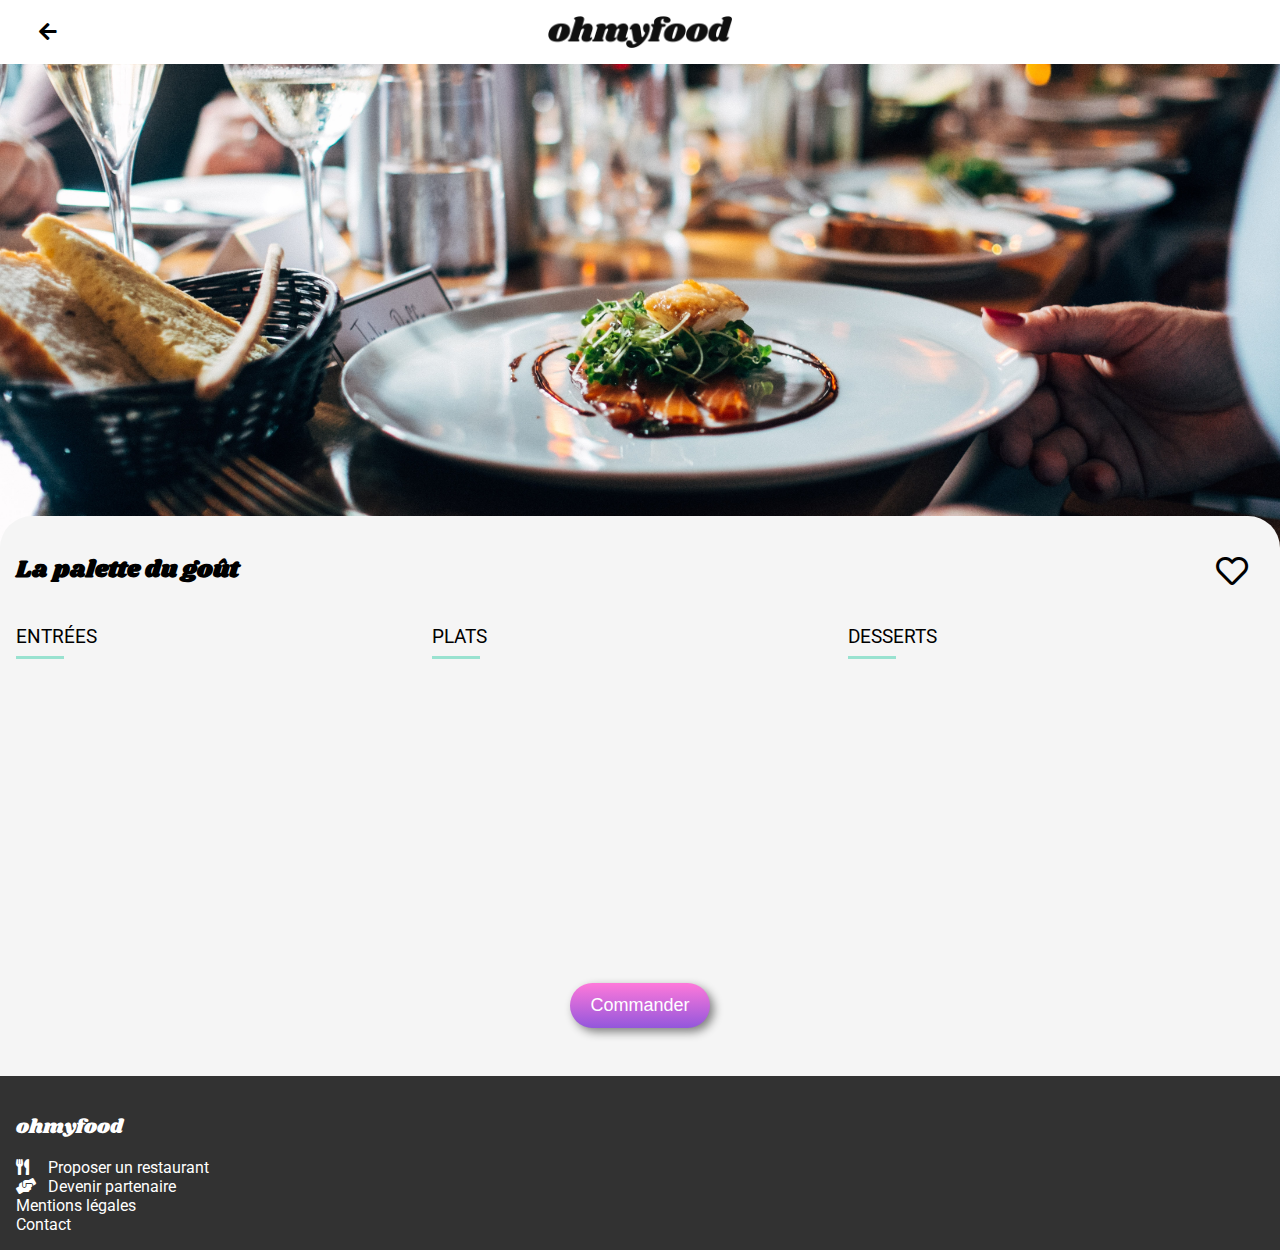
<file: restaurants/La_palette_du_goût.html>
<!DOCTYPE html>
<html lang="fr">

<head>
    <meta charset="UTF-8">
    <meta name="viewport" content="width=device-width,initial-scale=1.0">
    <title>La palette du goût</title>
    <link rel="preconnect" href="https://fonts.googleapis.com">
    <link rel="preconnect" href="https://fonts.gstatic.com" crossorigin>
    <link href="https://fonts.googleapis.com/css2?family=Roboto&family=Shrikhand&display=swap" rel="stylesheet">
    <link rel="stylesheet" href="https://cdnjs.cloudflare.com/ajax/libs/font-awesome/5.15.4/css/all.min.css" integrity="sha512-1ycn6IcaQQ40/MKBW2W4Rhis/DbILU74C1vSrLJxCq57o941Ym01SwNsOMqvEBFlcgUa6xLiPY/NS5R+E6ztJQ==" crossorigin="anonymous" referrerpolicy="no-referrer" />
    <link rel="stylesheet" type="text/css" href="./css/stylerestaurants.css" media="all">
</head>

<body>

    <header class="header">
         <a class="arrow" href="../index.html">
            <i class="fas fa-arrow-left"></i>
        </a>
        <img src="img/logo/ohmyfood.png" alt="ohmyfood">
    </header>

    <div class="picture">
        <img src="img/restaurants/jay-wennington-N_Y88TWmGwA-unsplash.jpg" alt="La palette du goût">
    </div>

    <main class="menu-block">

        <header class="menu-header">
            <h2 class="menu-title">La palette du goût</h2>
            <div class="likeRestaurant">
                <i class="fas fa-heart like-icon"></i>
                <i class="far fa-heart unlike-icon"></i>
            </div>
        </header>

        <div class="card">

            <section class="dishes">
                <h3 class="dishes-title">Entrées</h3>

                <section class="dish-container delay-0">
                    <div class="dish-choice">
                        <div class="dish-header">
                            <h4 class="dish-title">Fricassé d'escargot</h4>
                            <p class="dish-detail">Au piment d'espelette</p>
                        </div>
                        <div class="dish-price">25€</div>
                    </div>
                    <div class="confirm-container">
                        <i class="fa-check fas confirm-icon"></i>
                    </div>
                </section>

                <section class="dish-container delay-1">
                    <div class="dish-choice">
                        <div class="dish-header">
                            <h4 class="dish-title">Foie gars de canard mi-cuit</h4>
                            <p class="dish-detail">Et ses copeaux de truffe noire</p>
                        </div>
                        <div class="dish-price">35€</div>
                    </div>
                    <div class="confirm-container">
                        <i class="fa-check fas confirm-icon"></i>
                    </div>
                </section>

                <section class="dish-container delay-2">
                    <div class="dish-choice">
                        <div class="dish-header">
                            <h4 class="dish-title">Oeuf au plat</h4>
                            <p class="dish-detail">Assaisonné à la truffe sur lit de poireaux</p>
                        </div>
                        <div class="dish-price">20€</div>
                    </div>
                    <div class="confirm-container">
                        <i class="fa-check fas confirm-icon"></i>
                    </div>
                </section>
            </section>

            <section class="dishes">
                <h3 class="dishes-title">Plats</h3>

                <section class="dish-container delay-3">
                    <div class="dish-choice">
                        <div class="dish-header">
                            <h4 class="dish-title">Filet de boeuf aux herbes</h4>
                            <p class="dish-detail">Accompagné de sa ribambelle de légumes</p>
                        </div>
                        <div class="dish-price">40€</div>
                    </div>
                    <div class="confirm-container">
                        <i class="fa-check fas confirm-icon"></i>
                    </div>
                </section>

                <section class="dish-container delay-4">
                    <div class="dish-choice">
                        <div class="dish-header">
                            <h4 class="dish-title">Parmentier de queue de boeuf</h4>
                            <p class="dish-detail">À la truffe noire sur sa purée de panais</p>
                        </div>
                        <div class="dish-price">35€</div>
                    </div>
                    <div class="confirm-container">
                        <i class="fa-check fas confirm-icon"></i>
                    </div>
                </section>

                <section class="dish-container delay-5">
                    <div class="dish-choice">
                        <div class="dish-header">
                            <h4 class="dish-title">Filet Turbo</h4>
                            <p class="dish-detail">Aux agrumes</p>
                        </div>
                        <div class="dish-price">44€</div>
                    </div>
                    <div class="confirm-container">
                        <i class="fa-check fas confirm-icon"></i>
                    </div>
                </section>
            </section>

            <section class="dishes">
                <h3 class="dishes-title">Desserts</h3>

                <section class="dish-container delay-6">
                    <div class="dish-choice">
                        <div class="dish-header">
                            <h4 class="dish-title">Paris-Brest</h4>
                            <p class="dish-detail">Revisité</p>
                        </div>
                        <div class="dish-price">18€</div>
                    </div>
                    <div class="confirm-container">
                        <i class="fa-check fas confirm-icon"></i>
                    </div>
                </section>

                <section class="dish-container delay-7">
                    <div class="dish-choice">
                        <div class="dish-header">
                            <h4 class="dish-title">Macaron au chocolat d'exception</h4>
                            <p class="dish-detail">Et glace à la vanille de Madagascar</p>
                        </div>
                        <div class="dish-price">22€</div>
                    </div>
                    <div class="confirm-container">
                        <i class="fa-check fas confirm-icon"></i>
                    </div>
                </section>

                <section class="dish-container delay-8">
                    <div class="dish-choice">
                        <div class="dish-header">
                            <h4 class="dish-title">Mousse au chocolat</h4>
                            <p class="dish-detail">Au piment d'espelette et à la truffe noire</p>
                        </div>
                        <div class="dish-price">23€</div>
                    </div>
                    <div class="confirm-container">
                        <i class="fa-check fas confirm-icon"></i>
                    </div>
                </section>
            </section>
        </div>

        <div class="order">
            <button class="order-button">Commander</button>
        </div>
    </main>

    <footer class="footer">
        <div class="footer-block">
            <p class="footer-logo">ohmyfood</p>
            <ul class="footer-list">
                <li>
                    <a class="footer-link" href="#">
                        <i class="fas fa-utensils"></i>
                        <span>Proposer un restaurant</span>
                    </a>
                </li>
                <li>
                    <a class="footer-link" href="#">
                        <i class="fas fa-hands-helping"></i>
                        <span>Devenir partenaire</span>
                    </a>
                </li>
                <li>
                    <a class="footer-link" href="#">Mentions légales</a>
                </li>
                <li>
                    <a class="footer-link" href="mailto:contact@ohmyfood.com">Contact</a>
                </li>
            </ul>
        </div>
    </footer>
</body>
</file>
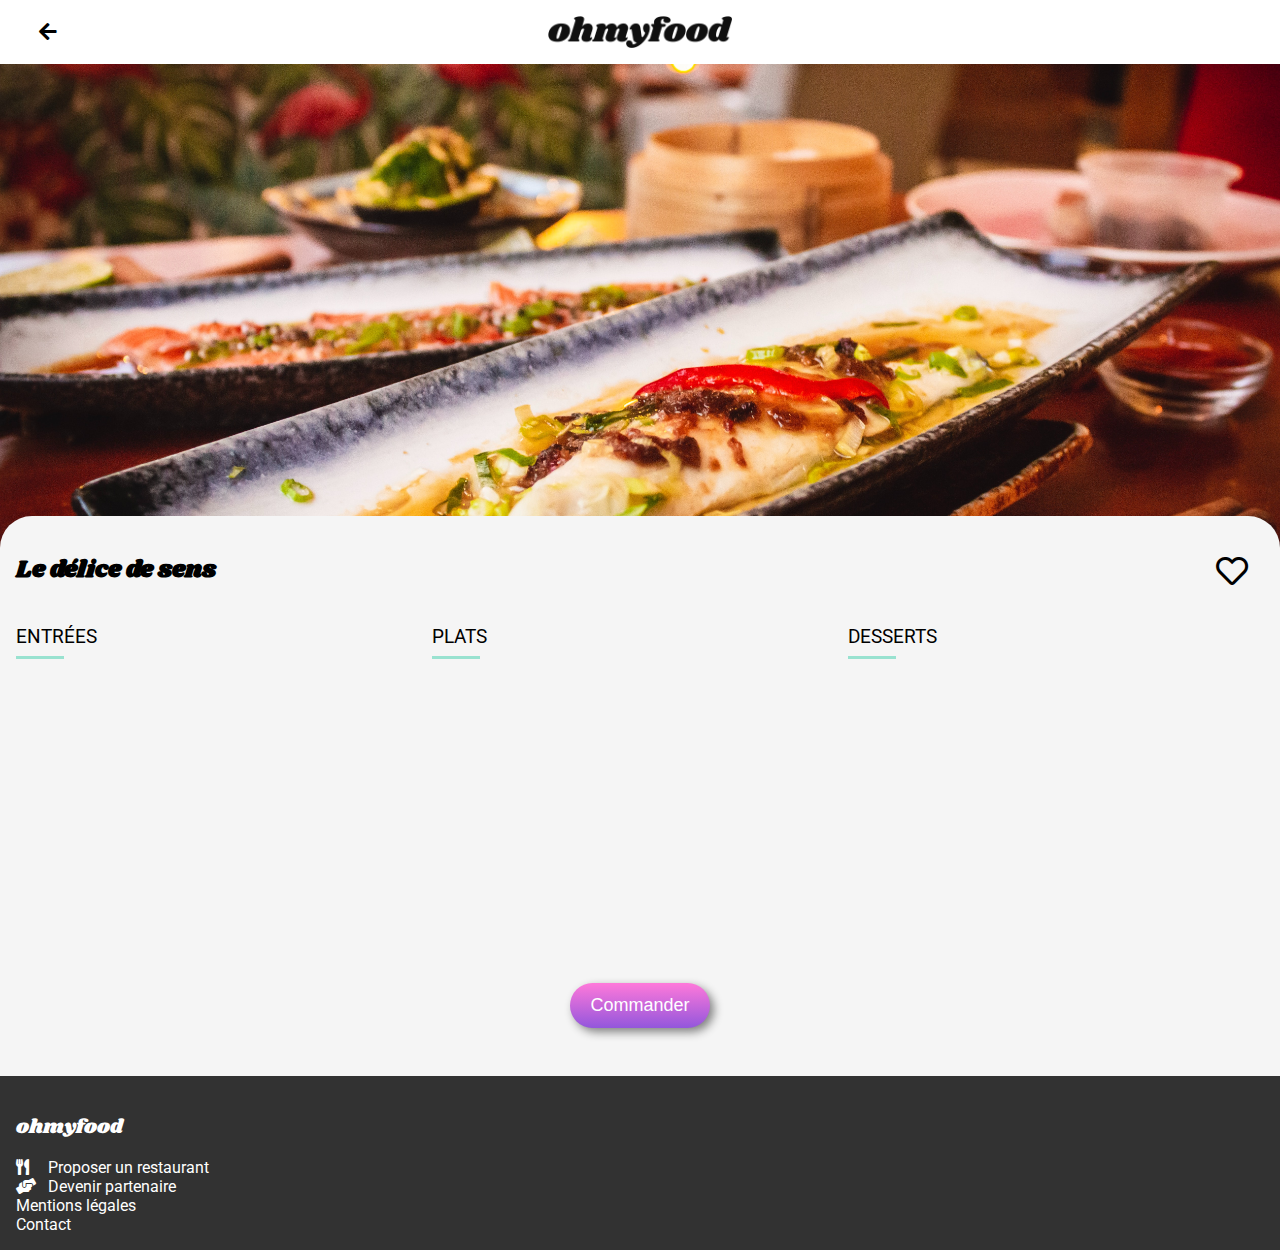
<file: restaurants/Le délice des sens.html>
<!DOCTYPE html>
<html lang="fr">

<head>
    <meta charset="UTF-8">
    <meta name="viewport" content="width=device-width,initial-scale=1.0">
    <title>Le délice des sens</title>
    <link rel="preconnect" href="https://fonts.googleapis.com">
    <link rel="preconnect" href="https://fonts.gstatic.com" crossorigin>
    <link href="https://fonts.googleapis.com/css2?family=Roboto&family=Shrikhand&display=swap" rel="stylesheet">
    <link rel="stylesheet" href="https://cdnjs.cloudflare.com/ajax/libs/font-awesome/5.15.4/css/all.min.css" integrity="sha512-1ycn6IcaQQ40/MKBW2W4Rhis/DbILU74C1vSrLJxCq57o941Ym01SwNsOMqvEBFlcgUa6xLiPY/NS5R+E6ztJQ==" crossorigin="anonymous" referrerpolicy="no-referrer" />
    <link rel="stylesheet" type="text/css" href="./css/stylerestaurants.css" media="all">
</head>

<body>

    <header class="header">
         <a class="arrow" href="../index.html">
            <i class="fas fa-arrow-left"></i>
        </a>
        <img src="img/logo/ohmyfood.png" alt="ohmyfood">
    </header>

    <div class="picture">
        <img src="img/restaurants/louis-hansel-shotsoflouis-qNBGVyOCY8Q-unsplash.jpg">
    </div>

    <main class="menu-block">

        <header class="menu-header">
            <h2 class="menu-title">Le délice de sens</h2>
            <div class="likeRestaurant">
                <i class="fas fa-heart like-icon"></i>
                <i class="far fa-heart unlike-icon"></i>
            </div>
        </header>

        <div class="card">

            <section class="dishes">
                <h3 class="dishes-title">Entrées</h3>

                <section class="dish-container delay-0">
                    <div class="dish-choice">
                        <div class="dish-header">
                            <h4 class="dish-title">Tartare de thon</h4>
                            <p class="dish-detail">Assaisonné au yuzu</p>
                        </div>
                        <div class="dish-price">25€</div>
                    </div>
                    <div class="confirm-container">
                        <i class="fa-check fas confirm-icon"></i>
                    </div>
                </section>

                <section class="dish-container delay-1">
                    <div class="dish-choice">
                        <div class="dish-header">
                            <h4 class="dish-title">Bouchée de homard croustillant</h4>
                            <p class="dish-detail">Et sa farandole de petits légumes</p>
                        </div>
                        <div class="dish-price">35€</div>
                    </div>
                    <div class="confirm-container">
                        <i class="fa-check fas confirm-icon"></i>
                    </div>
                </section>

                <section class="dish-container delay-2">
                    <div class="dish-choice">
                        <div class="dish-header">
                            <h4 class="dish-title">Velouté de cèpes</h4>
                            <p class="dish-detail">Aux truffes</p>
                        </div>
                        <div class="dish-price">20€</div>
                    </div>
                    <div class="confirm-container">
                        <i class="fa-check fas confirm-icon"></i>
                    </div>
                </section>
            </section>

            <section class="dishes">
                <h3 class="dishes-title">Plats</h3>

                <section class="dish-container delay-3">
                    <div class="dish-choice">
                        <div class="dish-header">
                            <h4 class="dish-title">Poulet rôti aux herbes de Provence</h4>
                            <p class="dish-detail">Et sa crème de truffe</p>
                        </div>
                        <div class="dish-price">40€</div>
                    </div>
                    <div class="confirm-container">
                        <i class="fa-check fas confirm-icon"></i>
                    </div>
                </section>

                <section class="dish-container delay-4">
                    <div class="dish-choice">
                        <div class="dish-header">
                            <h4 class="dish-title">Langouste rôtie</h4>
                            <p class="dish-detail">Et ses légumes de saison</p>
                        </div>
                        <div class="dish-price">35€</div>
                    </div>
                    <div class="confirm-container">
                        <i class="fa-check fas confirm-icon"></i>
                    </div>
                </section>

                <section class="dish-container delay-5">
                    <div class="dish-choice">
                        <div class="dish-header">
                            <h4 class="dish-title">Côte de boeuf Angus</h4>
                            <p class="dish-detail">Et sa purée de panais</p>
                        </div>
                        <div class="dish-price">44€</div>
                    </div>
                    <div class="confirm-container">
                        <i class="fa-check fas confirm-icon"></i>
                    </div>
                </section>
            </section>

            <section class="dishes">
                <h3 class="dishes-title">Desserts</h3>

                <section class="dish-container delay-6">
                    <div class="dish-choice">
                        <div class="dish-header">
                            <h4 class="dish-title">Farandole de desserts</h4>
                            <p class="dish-detail">Du chef</p>
                        </div>
                        <div class="dish-price">18€</div>
                    </div>
                    <div class="confirm-container">
                        <i class="fa-check fas confirm-icon"></i>
                    </div>
                </section>

                <section class="dish-container delay-7">
                    <div class="dish-choice">
                        <div class="dish-header">
                            <h4 class="dish-title">Crème brulée</h4>
                            <p class="dish-detail">Revisitée</p>
                        </div>
                        <div class="dish-price">22€</div>
                    </div>
                    <div class="confirm-container">
                        <i class="fa-check fas confirm-icon"></i>
                    </div>
                </section>

                <section class="dish-container delay-8">
                    <div class="dish-choice">
                        <div class="dish-header">
                            <h4 class="dish-title">Tiramisu</h4>
                            <p class="dish-detail">À la noisette</p>
                        </div>
                        <div class="dish-price">23€</div>
                    </div>
                    <div class="confirm-container">
                        <i class="fa-check fas confirm-icon"></i>
                    </div>
                </section>
            </section>
        </div>

        <div class="order">
            <button class="order-button">Commander</button>
        </div>
    </main>

    <footer class="footer">
        <div class="footer-block">
            <p class="footer-logo">ohmyfood</p>
            <ul class="footer-list">
                <li>
                    <a class="footer-link" href="#">
                        <i class="fas fa-utensils"></i>
                        <span>Proposer un restaurant</span>
                    </a>
                </li>
                <li>
                    <a class="footer-link" href="#">
                        <i class="fas fa-hands-helping"></i>
                        <span>Devenir partenaire</span>
                    </a>
                </li>
                <li>
                    <a class="footer-link" href="#">Mentions légales</a>
                </li>
                <li>
                    <a class="footer-link" href="mailto:contact@ohmyfood.com">Contact</a>
                </li>
            </ul>
        </div>
    </footer>
</body>
</file>
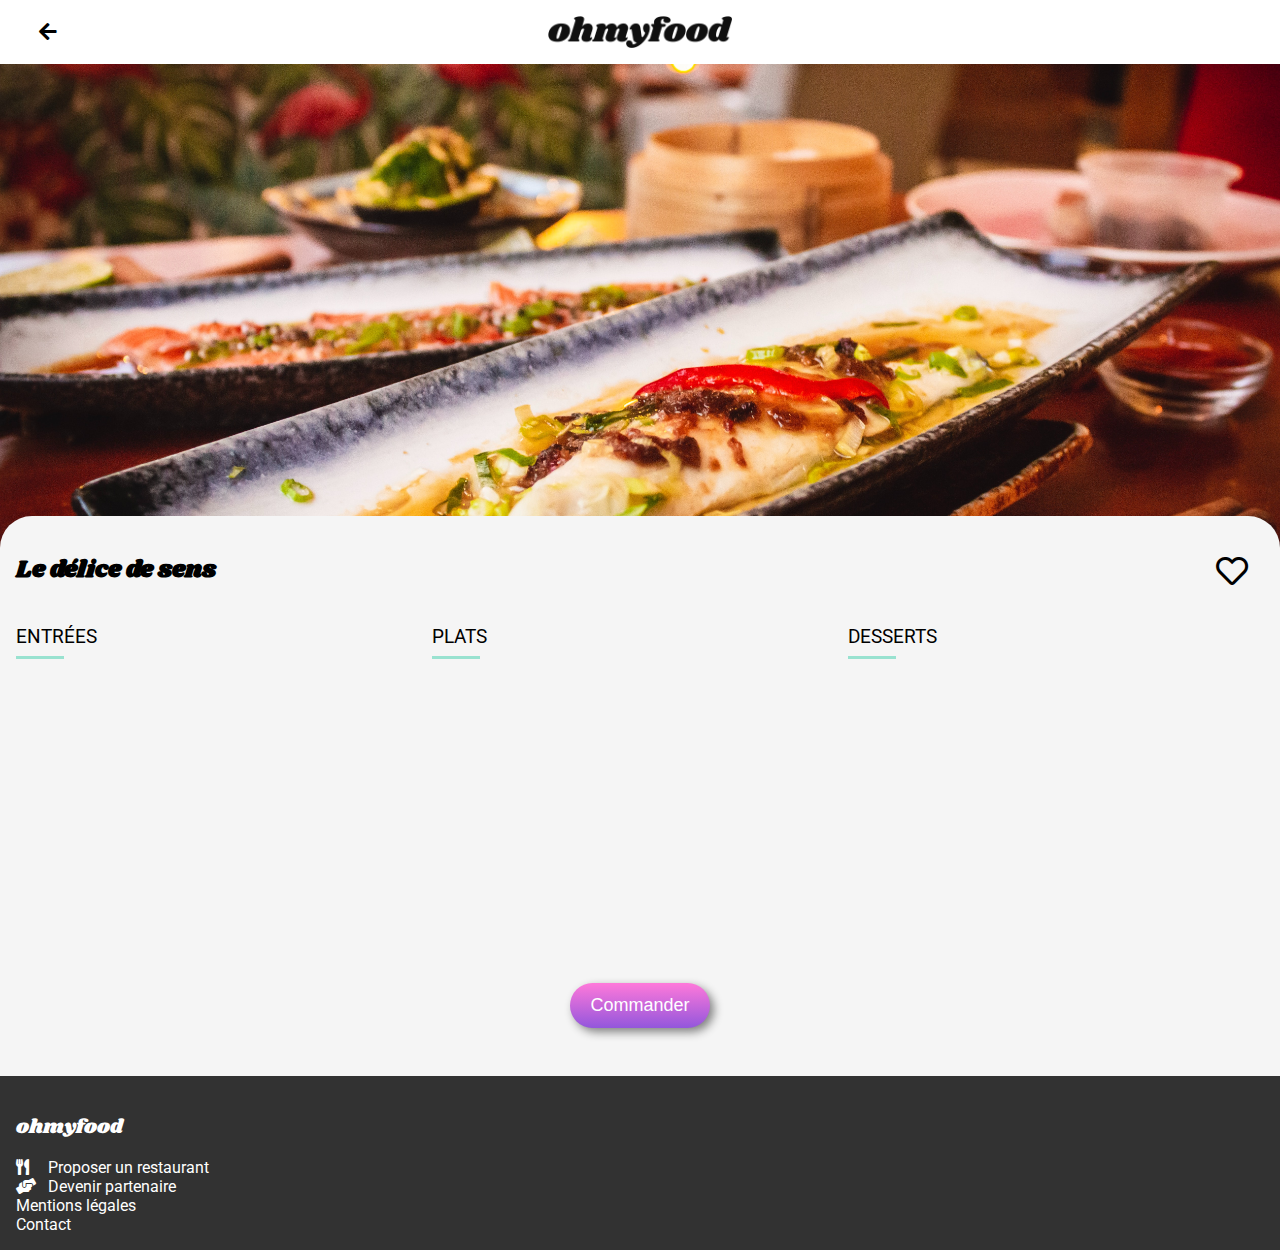
<file: restaurants/Le_délice_des_sens.html>
<!DOCTYPE html>
<html lang="fr">

<head>
    <meta charset="UTF-8">
    <meta name="viewport" content="width=device-width,initial-scale=1.0">
    <title>Le délice des sens</title>
    <link rel="preconnect" href="https://fonts.googleapis.com">
    <link rel="preconnect" href="https://fonts.gstatic.com" crossorigin>
    <link href="https://fonts.googleapis.com/css2?family=Roboto&family=Shrikhand&display=swap" rel="stylesheet">
    <link rel="stylesheet" href="https://cdnjs.cloudflare.com/ajax/libs/font-awesome/5.15.4/css/all.min.css" integrity="sha512-1ycn6IcaQQ40/MKBW2W4Rhis/DbILU74C1vSrLJxCq57o941Ym01SwNsOMqvEBFlcgUa6xLiPY/NS5R+E6ztJQ==" crossorigin="anonymous" referrerpolicy="no-referrer" />
    <link rel="stylesheet" type="text/css" href="./css/stylerestaurants.css" media="all">
</head>

<body>

    <header class="header">
         <a class="arrow" href="../index.html">
            <i class="fas fa-arrow-left"></i>
        </a>
        <img src="img/logo/ohmyfood.png" alt="ohmyfood">
    </header>

    <div class="picture">
        <img src="img/restaurants/louis-hansel-shotsoflouis-qNBGVyOCY8Q-unsplash.jpg" alt="Le délice des sens">
    </div>

    <main class="menu-block">

        <header class="menu-header">
            <h2 class="menu-title">Le délice de sens</h2>
            <div class="likeRestaurant">
                <i class="fas fa-heart like-icon"></i>
                <i class="far fa-heart unlike-icon"></i>
            </div>
        </header>

        <div class="card">

            <section class="dishes">
                <h3 class="dishes-title">Entrées</h3>

                <section class="dish-container delay-0">
                    <div class="dish-choice">
                        <div class="dish-header">
                            <h4 class="dish-title">Tartare de thon</h4>
                            <p class="dish-detail">Assaisonné au yuzu</p>
                        </div>
                        <div class="dish-price">25€</div>
                    </div>
                    <div class="confirm-container">
                        <i class="fa-check fas confirm-icon"></i>
                    </div>
                </section>

                <section class="dish-container delay-1">
                    <div class="dish-choice">
                        <div class="dish-header">
                            <h4 class="dish-title">Bouchée de homard croustillant</h4>
                            <p class="dish-detail">Et sa farandole de petits légumes</p>
                        </div>
                        <div class="dish-price">35€</div>
                    </div>
                    <div class="confirm-container">
                        <i class="fa-check fas confirm-icon"></i>
                    </div>
                </section>

                <section class="dish-container delay-2">
                    <div class="dish-choice">
                        <div class="dish-header">
                            <h4 class="dish-title">Velouté de cèpes</h4>
                            <p class="dish-detail">Aux truffes</p>
                        </div>
                        <div class="dish-price">20€</div>
                    </div>
                    <div class="confirm-container">
                        <i class="fa-check fas confirm-icon"></i>
                    </div>
                </section>
            </section>

            <section class="dishes">
                <h3 class="dishes-title">Plats</h3>

                <section class="dish-container delay-3">
                    <div class="dish-choice">
                        <div class="dish-header">
                            <h4 class="dish-title">Poulet rôti aux herbes de Provence</h4>
                            <p class="dish-detail">Et sa crème de truffe</p>
                        </div>
                        <div class="dish-price">40€</div>
                    </div>
                    <div class="confirm-container">
                        <i class="fa-check fas confirm-icon"></i>
                    </div>
                </section>

                <section class="dish-container delay-4">
                    <div class="dish-choice">
                        <div class="dish-header">
                            <h4 class="dish-title">Langouste rôtie</h4>
                            <p class="dish-detail">Et ses légumes de saison</p>
                        </div>
                        <div class="dish-price">35€</div>
                    </div>
                    <div class="confirm-container">
                        <i class="fa-check fas confirm-icon"></i>
                    </div>
                </section>

                <section class="dish-container delay-5">
                    <div class="dish-choice">
                        <div class="dish-header">
                            <h4 class="dish-title">Côte de boeuf Angus</h4>
                            <p class="dish-detail">Et sa purée de panais</p>
                        </div>
                        <div class="dish-price">44€</div>
                    </div>
                    <div class="confirm-container">
                        <i class="fa-check fas confirm-icon"></i>
                    </div>
                </section>
            </section>

            <section class="dishes">
                <h3 class="dishes-title">Desserts</h3>

                <section class="dish-container delay-6">
                    <div class="dish-choice">
                        <div class="dish-header">
                            <h4 class="dish-title">Farandole de desserts</h4>
                            <p class="dish-detail">Du chef</p>
                        </div>
                        <div class="dish-price">18€</div>
                    </div>
                    <div class="confirm-container">
                        <i class="fa-check fas confirm-icon"></i>
                    </div>
                </section>

                <section class="dish-container delay-7">
                    <div class="dish-choice">
                        <div class="dish-header">
                            <h4 class="dish-title">Crème brulée</h4>
                            <p class="dish-detail">Revisitée</p>
                        </div>
                        <div class="dish-price">22€</div>
                    </div>
                    <div class="confirm-container">
                        <i class="fa-check fas confirm-icon"></i>
                    </div>
                </section>

                <section class="dish-container delay-8">
                    <div class="dish-choice">
                        <div class="dish-header">
                            <h4 class="dish-title">Tiramisu</h4>
                            <p class="dish-detail">À la noisette</p>
                        </div>
                        <div class="dish-price">23€</div>
                    </div>
                    <div class="confirm-container">
                        <i class="fa-check fas confirm-icon"></i>
                    </div>
                </section>
            </section>
        </div>

        <div class="order">
            <button class="order-button">Commander</button>
        </div>
    </main>

    <footer class="footer">
        <div class="footer-block">
            <p class="footer-logo">ohmyfood</p>
            <ul class="footer-list">
                <li>
                    <a class="footer-link" href="#">
                        <i class="fas fa-utensils"></i>
                        <span>Proposer un restaurant</span>
                    </a>
                </li>
                <li>
                    <a class="footer-link" href="#">
                        <i class="fas fa-hands-helping"></i>
                        <span>Devenir partenaire</span>
                    </a>
                </li>
                <li>
                    <a class="footer-link" href="#">Mentions légales</a>
                </li>
                <li>
                    <a class="footer-link" href="mailto:contact@ohmyfood.com">Contact</a>
                </li>
            </ul>
        </div>
    </footer>
</body>
</file>
<file: css/style.css>
html {
    font-family: 'Roboto', sans-serif;
}

body {
    margin : 0px
}

.header {
    padding: 16px;
    box-shadow: 0 0 8px black;
}

.header img {
    height: 32px;
    display: block;
    margin: auto;
}

.loader {
    background-color: rgba(0, 0, 0, 0.4);
    position: fixed;
    height: 100%;
    width: 100%;
    top: 0;
    z-index: 100;
    display: flex;
    justify-content: center;
    align-items: center;
    animation: cssAnimation 0s ease-in 3s forwards;
}

@keyframes cssAnimation {
    to {
        width: 0;
        height: 0;
        overflow: hidden;
    }
}

.spinner {
    font-size: 64px;
    color: #9356DC;
    animation: rotation 1s infinite linear;
}

@keyframes rotation {
    from {
        transform: rotate(0deg);
    }
    to {
        transform: rotate(359deg);
    }
}

.location {
    display: flex;
    justify-content: center;
    padding: 20px 16px;
    background-color: rgb(240, 240, 240);
    font-size: 20px;
}

.location i {
    margin-right: 16px;
}

.location-text {
    font-weight: 700;
}

.explore {
    padding: 32px;
    text-align: center;
    background-color: rgb(250, 250, 250);
}

.explore h1 {
    margin: 0;
}

.explore p {
    margin: 32px 0;
}

.explore-button {
    background-color: black;
    background-image: linear-gradient(0deg,#9356DC,#FF79DA);
    color: white;
    padding: 16px 24px;
    border-radius: 100px;
    box-shadow: 4px 4px 10px gray;
    font-weight: 600;
    cursor: pointer;
    transition-duration: 0.1s;
}

.explore-button:hover {
    background-color: white;
    background-image: linear-gradient(0deg,#B456DC,#FF8CDA);
    box-shadow: 4px 4px 10px black;
}

.functioning {
    padding: 32px 16px;
}

.functioning-block h2 {
    margin-top: 0;
}

.functioning-steps {
    padding: 0;
    list-style: none;
    counter-reset: compteListe;
}

.functioning-step {
    background-color: rgb(250, 250, 250);
    border-radius: 20px;
    box-shadow: 4px 4px 8px grey;
    margin: 16px 0 16px 12px;
    padding: 24px;
    position: relative;
}

.functioning-step i {
    margin-right: 16px;
}

.number-element {
    position: absolute;
    background-color: #9356DC;
    height: 24px;
    width: 24px;
    border-radius: 50%;
    color: white;
    text-align: center;
    top: 50%;
    transform: translateY(-50%);
    display: flex;
    align-items: center;
    justify-content: center;
    left: -12px;
}


.restaurant {
    background-color: rgb(250, 250, 250);
    padding: 32px 16px;
}

.cards {
    display: flex;
    flex-direction: column;
    justify-content: space-between
}

.card {
    background-color: white;
    border-radius: 16px;
    margin-bottom: 32px;
    text-decoration: none;
    color: inherit;
}

.card img {
    height: 192px;
    width: 100%;
    border-radius: 16px 16px 0 0;
    object-fit: cover;
}

.card-new {
    background-color: #99E2D0;
    padding: 4px;
    color: darkgreen;
    position: absolute;
    margin: 16px 0 0 -88px;
}

.card-footer {
    padding: 16px;
    display: flex;
    align-items: center;
    justify-content: space-between;
}

.card-text h3,p {
    margin: 0 0 4px 0;
}

.likeRestaurant {
    font-size: 32px;
    position: relative;
    right: 0;
    display: flex;
    align-items: center;
    justify-content: center;
}

.fa-heart {
    position: absolute;
    right: 0;
}

.like-icon {
    display: none;
}

.likeRestaurant:hover .like-icon {
    display: inline;
    animation: fadeIn 1s;
    background: linear-gradient(#9356DC, #FF79DA);
    background-clip: text;
    -webkit-background-clip: text;
    color: transparent;
}

.likeRestaurant:hover .unlike-icon {
    display: none;
}

@keyframes fadeIn {
    from { opacity: 0; }
    to { opacity: 1; }
}

.footer {
    background-color: rgb(50, 50, 50)
}

.footer-block {
    display: flex;
    flex-direction: column;
    padding: 16px;
}

.footer-logo {
    color: white;
    font-family: 'Shrikhand', cursive;
    font-size: 20px;
    margin-bottom: 16px;
}

.footer-list {
    list-style: none;
    padding: 0;
    margin: 0;
}

.footer-link {
    color: white;
    text-decoration: none;
}

.footer-link i {
    margin-right: 8px;
    width: 20px;
}


@media screen and (min-width: 1024px) {

    .functioning-steps {
        display: flex;
        justify-content: space-between;
    }

    .functioning-step {
        min-width: 25%;
    }

    .functioning-step:hover .fa-mobile-alt {
        color: #9356DC;
    }
    
    .functioning-step:hover .fa-list-ul {
        color: #9356DC;
    }

    .functioning-step:hover .fa-store {
        color: #9356DC;
    }

    .cards {
        flex-direction: row;
        flex-wrap: wrap;
    }

    .card {
        min-width: 49%;
    }
}
</file>
<file: restaurants/css/stylerestaurants.css>
html {
    font-family: 'Roboto', sans-serif;
}

body {
    margin : 0px
}

.header {
    padding: 16px;
    box-shadow: 0 0 8px black;
}

.arrow i {
    color: black;
    position: absolute;
    display: flex;
    justify-content: center;
    align-items: center;
    left: 32px;
    height: 32px;
    width: 32px;
    font-size: 20px;
}

.header img {
    height: 32px;
    display: block;
    margin: auto;
}

.picture img {
    width: 100%;
    max-height: 512px;
    object-fit: cover;
}

.likeRestaurant {
    font-size: 32px;
    position: relative;
    right: 32px;
    top: -36px;
    display: flex;
    align-items: center;
    justify-content: center;
    cursor: pointer;
}

.fa-heart {
    position: absolute;
    right: 0;
}

.like-icon {
    display: none;
}

.likeRestaurant:hover .like-icon {
    display: inline;
    animation: fadeIn 1s;
    background: linear-gradient(#9356DC, #FF79DA);
    background-clip: text;
    -webkit-background-clip: text;
    color: transparent;
}

.likeRestaurant:hover .unlike-icon {
    display: none;
}

@keyframes fadeIn {
    from { opacity: 0; }
    to { opacity: 1; }
}

.menu-block {
    background-color: rgb(245, 245, 245);
    border-radius: 32px 32px 0 0;
    margin-top: -64px;
    position: relative;
}

.menu-header {
    padding: 16px 0 0 16px;
}

.menu-title {
    font-family: 'Shrikhand', cursive;
}

.dishes {
    padding: 0 16px;
}

.dishes-title {
    text-transform: uppercase;
    font-weight: 400;
    border-bottom: 3px solid #99E2D0;
    width: 48px;
    padding-bottom: 8px;
}

.dish-container {
    background-color: white;
    display: flex;
    border-radius: 16px;
    margin: 16px 0;
    animation: dishAppear 1s;
    animation-fill-mode: both;
    transform: scale(0);
}

.dish-choice {
    padding: 16px;
    display: flex;
    cursor: pointer;
    flex-grow: 1;
    width: 200px;
}

.dish-header {
    white-space: nowrap;
    overflow: hidden;
    text-overflow: ellipsis;
}

.dish-title {
    margin: 0;
    white-space: nowrap;
    overflow: hidden;
    text-overflow: ellipsis;
}

.dish-detail {
    margin: 0;
    white-space: nowrap;
    overflow: hidden;
    text-overflow: ellipsis;
}

.dish-price {
    font-weight: 700;
    display: flex;
    justify-content: flex-end;
    align-items: flex-end;
    flex: 1;
}

.confirm-container {
    background: #99E2D0;
    cursor: pointer;
    height: auto;
    width: 0;
    opacity: 0;
    border-radius: 0 16px 16px 0;
    display: flex;
    align-items: center;
    justify-content: center;
    transition: width 0.5s ease-in-out, opacity 0.5s ease-in-out;
}

.confirm-icon {
    padding: 8px;
    margin: 16px;
    background-color: white;
    color: #99E2D0;
    border-radius: 50%;
    transition: 0.5s ease-in-out;
    transform: rotate(360deg);
}

.dish-container:hover .confirm-container {
    width: 64px;
    opacity: 100%;
}

.dish-container:hover .confirm-icon {
    transform: rotate(0deg);
}

@keyframes dishAppear {
    from {
        transform: translateY(20px);
        opacity: 0;
    }
    to {
        transform: translateY(0);
        opacity: 1;
    }
}

.delay-0 {
    animation-delay: 0s;
}

.delay-1 {
    animation-delay: 0.1s;
}

.delay-2 {
    animation-delay: 0.2s;
}

.delay-3 {
    animation-delay: 0.3s;
}

.delay-4 {
    animation-delay: 0.4s;
}

.delay-5 {
    animation-delay: 0.5s;
}

.delay-6 {
    animation-delay: 0.6s;
}

.delay-7 {
    animation-delay: 0.7s;
}

.delay-8 {
    animation-delay: 0.8s;
}

.order {
    display: flex;
    justify-content: center;
    padding: 48px 0;
}

.order-button {
    background-color: black;
    background-image: linear-gradient(0deg,#9356DC,#FF79DA);
    color: white;
    padding: 12px 20px;
    border: 0;
    border-radius: 100px;
    box-shadow: 4px 4px 10px grey;
    font-weight: 500;
    font-size: 18px;
    cursor: pointer;
    transition-duration: 0.1s;
}

.order-button:hover {
    background-color: white;
    background-image: linear-gradient(0deg,#B456DC,#FF8CDA);
    box-shadow: 4px 4px 10px black;
}

.footer {
    background-color: rgb(50, 50, 50)
}

.footer-block {
    display: flex;
    flex-direction: column;
    padding: 16px;
}

.footer-logo {
    color: white;
    font-family: 'Shrikhand', cursive;
    font-size: 20px;
    margin-bottom: 16px;
}

.footer-list {
    list-style: none;
    padding: 0;
    margin: 0;
}

.footer-link {
    color: white;
    text-decoration: none;
}

.footer-link i {
    margin-right: 8px;
    width: 20px;
}


@media screen and (max-width: 640px) {
    
    .picture img {
        max-height: 320px;
    }
}


@media screen and (min-width: 1024px) {

    .card {
        display: flex;
        flex-direction: row;
    }

    .dishes {
        min-width: 30%;
    }

    .order {
        padding-top: 48px;
    }
}
</file>
